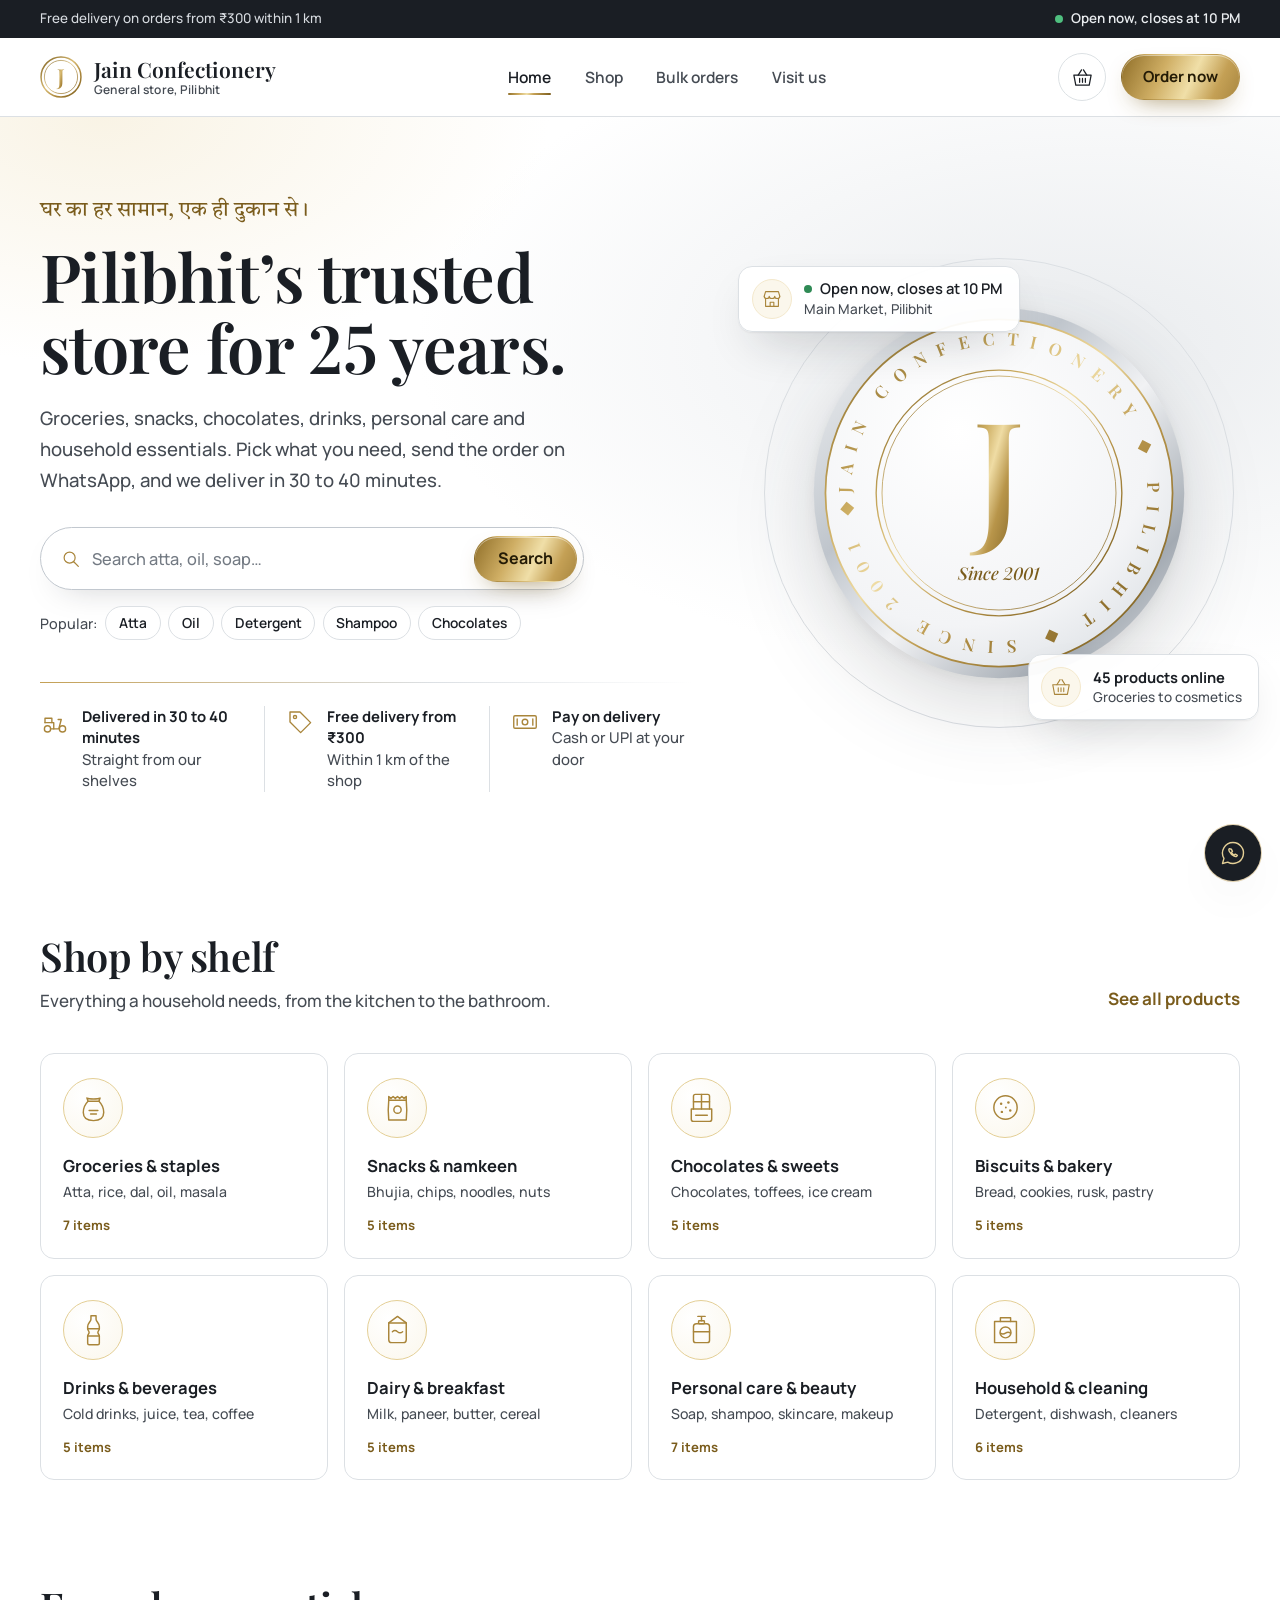
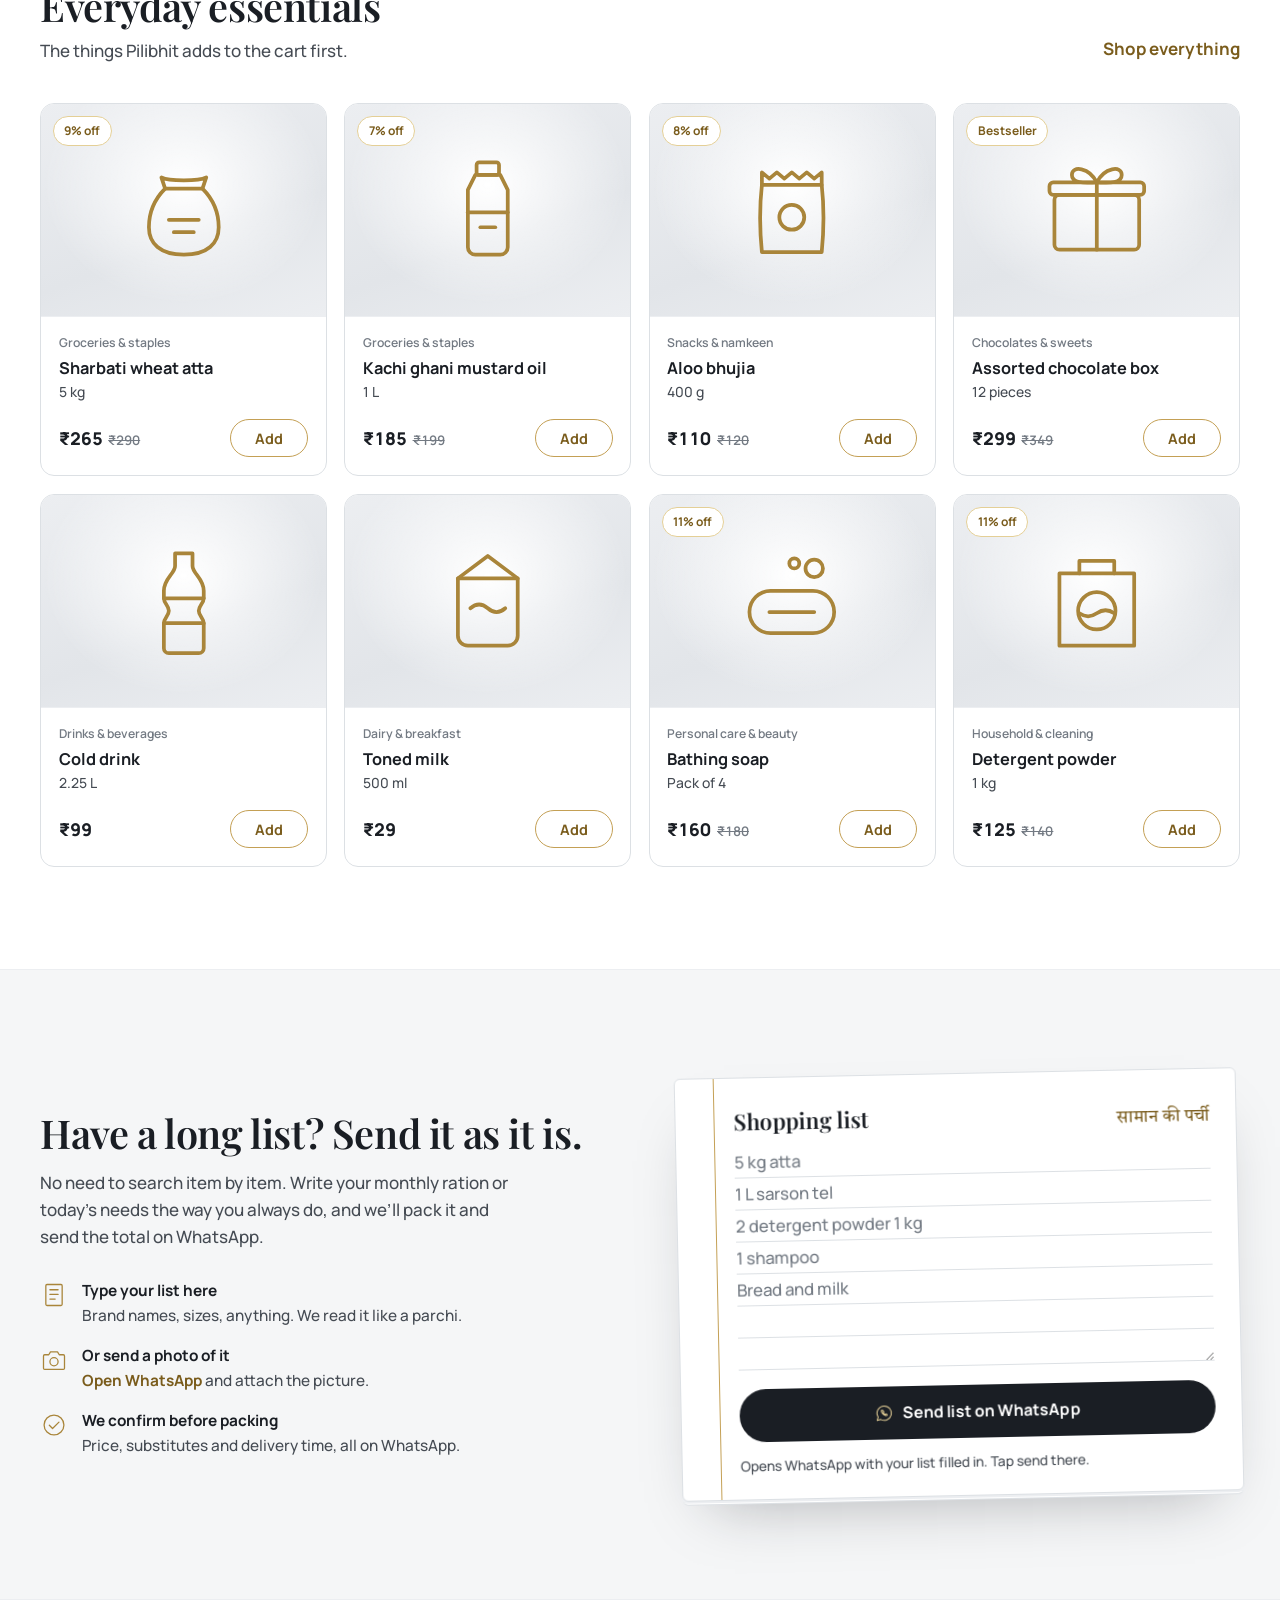
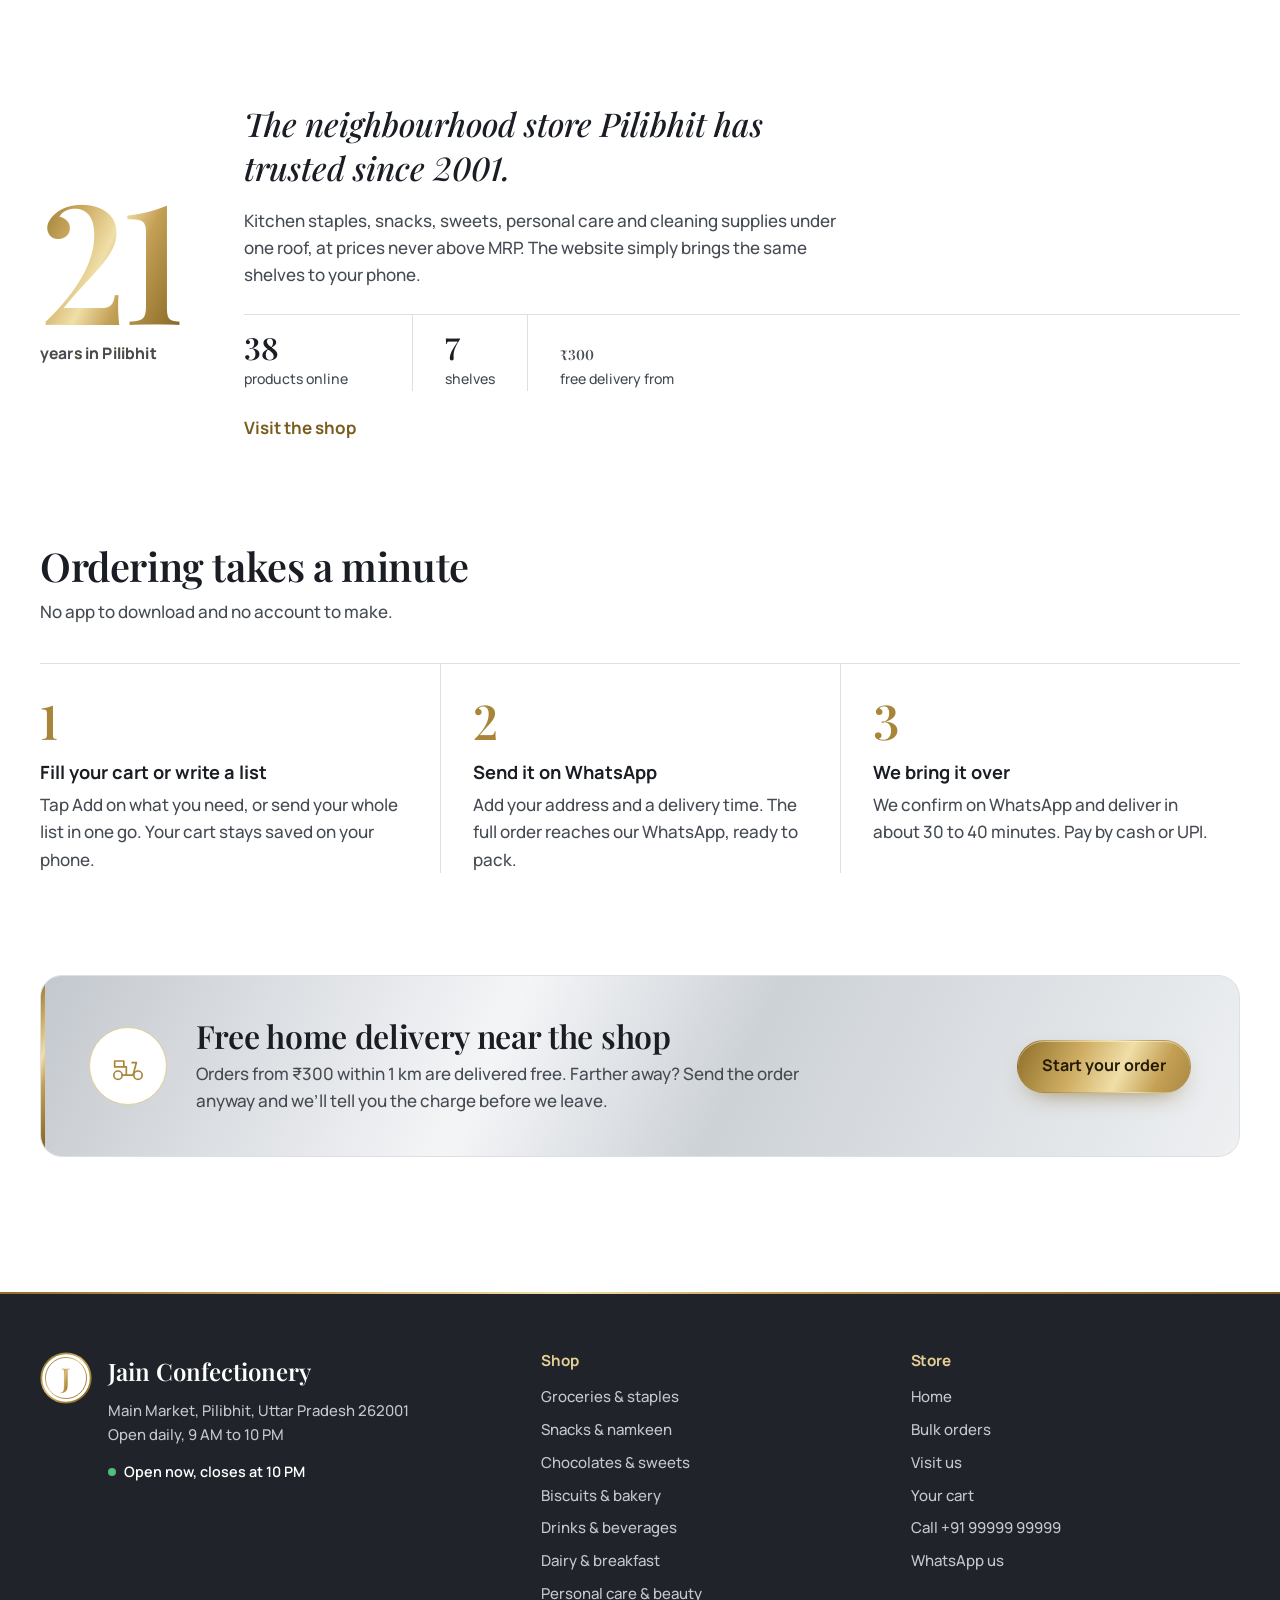
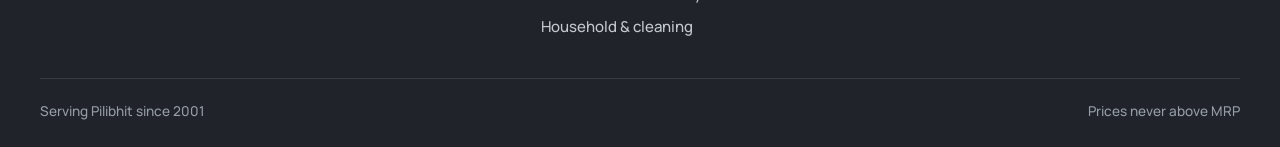
<file: index.html>
<!DOCTYPE html>
<html lang="en">
<head>
<meta charset="utf-8">
<meta name="viewport" content="width=device-width, initial-scale=1, viewport-fit=cover">
<title>Jain Confectionery, Pilibhit | Groceries, snacks and daily needs delivered</title>
<meta name="description" content="Pilibhit’s trusted general store since 2001. Groceries, snacks, chocolates, drinks, personal care and household essentials. Order on WhatsApp, free delivery within 1 km on orders from ₹300.">
<meta name="theme-color" content="#FFFFFF">
<link rel="icon" href="data:image/svg+xml,<svg xmlns='http://www.w3.org/2000/svg' viewBox='0 0 64 64'><circle cx='32' cy='32' r='29' fill='%23fff' stroke='%23A9853A' stroke-width='3'/><text x='32' y='44' text-anchor='middle' font-family='Georgia,serif' font-size='34' font-weight='700' fill='%237A5C1C'>J</text></svg>">
<link rel="preconnect" href="https://fonts.googleapis.com">
<link rel="preconnect" href="https://fonts.gstatic.com" crossorigin>
<link href="https://fonts.googleapis.com/css2?family=Playfair+Display:ital,wght@0,400..800;1,400..800&family=Manrope:wght@400..800&family=Tiro+Devanagari+Hindi&display=swap" rel="stylesheet">
<link rel="stylesheet" href="styles.css">
</head>
<body data-page="home">
<main>
  <section class="hero">
    <div class="wrap hero-grid">
      <div>
        <p class="hero-status" data-status></p>
        <p class="hindi" lang="hi">घर का हर सामान, एक ही दुकान से।</p>
        <h1>
          <span class="h-line"><span>Pilibhit’s trusted</span></span>
          <span class="h-line"><span>store for <span data-years>25</span> years.</span></span>
        </h1>
        <p class="lede">Groceries, snacks, chocolates, drinks, personal care and household essentials. Pick what you need, send the order on WhatsApp, and we deliver in <span data-eta>30 to 40 minutes</span>.</p>
        <form class="hero-search" action="shop.html" method="get" role="search">
          <span data-icon="search"></span>
          <label class="sr-only" for="hero-q">Search the store</label>
          <input id="hero-q" name="q" type="search" placeholder="Search atta, oil, soap…" autocomplete="off">
          <button class="btn btn-primary" type="submit">Search</button>
        </form>
        <div class="quick">
          <span>Popular:</span>
          <a href="shop.html?q=atta">Atta</a>
          <a href="shop.html?q=oil">Oil</a>
          <a href="shop.html?q=detergent">Detergent</a>
          <a href="shop.html?q=shampoo">Shampoo</a>
          <a href="shop.html?cat=sweets">Chocolates</a>
        </div>
        <ul class="promise">
          <li><span data-icon="scooter"></span><span><strong>Delivered in <span data-eta>30 to 40 minutes</span></strong>Straight from our shelves</span></li>
          <li><span data-icon="tag"></span><span><strong>Free delivery from <span data-free-min>₹300</span></strong>Within <span data-free-km>1 km</span> of the shop</span></li>
          <li><span data-icon="cash"></span><span><strong>Pay on delivery</strong>Cash or UPI at your door</span></li>
        </ul>
      </div>
      <div class="seal-stage">
        <div class="seal" id="seal"></div>
        <div class="float-card fc1"><span class="fc-ico" data-icon="store"></span><span><span data-status></span>Main Market, Pilibhit</span></div>
        <div class="float-card fc2"><span class="fc-ico" data-icon="basket"></span><span><strong><span data-product-count>45</span> products online</strong>Groceries to cosmetics</span></div>
      </div>
    </div>
  </section>

  <section class="wrap" id="order-again" hidden>
    <div class="again">
      <span class="fc-ico" data-icon="repeat"></span>
      <div><h2>Welcome back</h2><p id="again-text"></p></div>
      <button class="btn btn-dark" id="again-btn" type="button">Order the same again</button>
    </div>
  </section>

  <section class="section" style="padding-top:clamp(2.5rem,5vw,4rem)">
    <div class="wrap">
      <div class="section-head" data-reveal>
        <div><h2>Shop by shelf</h2><p>Everything a household needs, from the kitchen to the bathroom.</p></div>
        <a class="text-link" href="shop.html">See all products</a>
      </div>
      <div class="cat-grid" id="home-cats" data-reveal></div>
    </div>
  </section>

  <section class="section" style="padding-top:0">
    <div class="wrap">
      <div class="section-head" data-reveal>
        <div><h2>Everyday essentials</h2><p>The things Pilibhit adds to the cart first.</p></div>
        <a class="text-link" href="shop.html">Shop everything</a>
      </div>
      <div class="p-row" id="home-best" data-reveal></div>
    </div>
  </section>

  <section class="section tint">
    <div class="wrap list-wrap">
      <div class="list-copy" data-reveal>
        <h2>Have a long list? Send it as it is.</h2>
        <p>No need to search item by item. Write your monthly ration or today’s needs the way you always do, and we’ll pack it and send the total on WhatsApp.</p>
        <ul class="list-ways">
          <li><span data-icon="list"></span><span><strong>Type your list here</strong>Brand names, sizes, anything. We read it like a parchi.</span></li>
          <li><span data-icon="camera"></span><span><strong>Or send a photo of it</strong><a class="text-link" data-wa="Hi! I'm sending a photo of my shopping list." href="#" target="_blank" rel="noopener">Open WhatsApp</a> and attach the picture.</span></li>
          <li><span data-icon="check"></span><span><strong>We confirm before packing</strong>Price, substitutes and delivery time, all on WhatsApp.</span></li>
        </ul>
      </div>
      <form class="parchi" id="list-form" data-reveal>
        <div>
          <div class="parchi-head"><span>Shopping list</span><span lang="hi">सामान की पर्ची</span></div>
          <label class="sr-only" for="list">Your shopping list</label>
          <textarea id="list" name="list" placeholder="5 kg atta&#10;1 L sarson tel&#10;2 detergent powder 1 kg&#10;1 shampoo&#10;Bread and milk"></textarea>
          <button class="btn btn-dark btn-block" type="submit"><span data-icon="whatsapp"></span>Send list on WhatsApp</button>
          <p class="fine">Opens WhatsApp with your list filled in. Tap send there.</p>
        </div>
      </form>
    </div>
  </section>

  <section class="section">
    <div class="wrap heritage" data-reveal>
      <div class="heritage-num"><span data-years data-count>25</span><small>years in Pilibhit</small></div>
      <div>
        <blockquote><p>The neighbourhood store Pilibhit has trusted since <span data-since>2001</span>.</p></blockquote>
        <p class="muted">Kitchen staples, snacks, sweets, personal care and cleaning supplies under one roof, at prices never above MRP. The website simply brings the same shelves to your phone.</p>
        <div class="facts">
          <div><strong data-product-count data-count>45</strong><span>products online</span></div>
          <div><strong data-shelf-count data-count>8</strong><span>shelves</span></div>
          <div><strong><span data-free-min>₹300</span></strong><span>free delivery from</span></div>
        </div>
        <a class="text-link" href="visit.html">Visit the shop</a>
      </div>
    </div>
  </section>

  <section class="section" style="padding-top:0">
    <div class="wrap">
      <div class="section-head" data-reveal><div><h2>Ordering takes a minute</h2><p>No app to download and no account to make.</p></div></div>
      <ol class="steps" data-reveal>
        <li><h3>Fill your cart or write a list</h3><p>Tap Add on what you need, or send your whole list in one go. Your cart stays saved on your phone.</p></li>
        <li><h3>Send it on WhatsApp</h3><p>Add your address and a delivery time. The full order reaches our WhatsApp, ready to pack.</p></li>
        <li><h3>We bring it over</h3><p>We confirm on WhatsApp and deliver in about <span data-eta>30 to 40 minutes</span>. Pay by cash or UPI.</p></li>
      </ol>
    </div>
  </section>

  <section class="section" style="padding-top:0">
    <div class="wrap" data-reveal>
      <div class="delivery-band">
        <span class="band-ico" data-icon="scooter"></span>
        <div>
          <h2>Free home delivery near the shop</h2>
          <p>Orders from <span data-free-min>₹300</span> within <span data-free-km>1 km</span> are delivered free. Farther away? Send the order anyway and we’ll tell you the charge before we leave.</p>
        </div>
        <a class="btn btn-primary" href="shop.html">Start your order</a>
      </div>
    </div>
  </section>
</main>
<script src="app.js"></script>
</body>
</html>
</file>
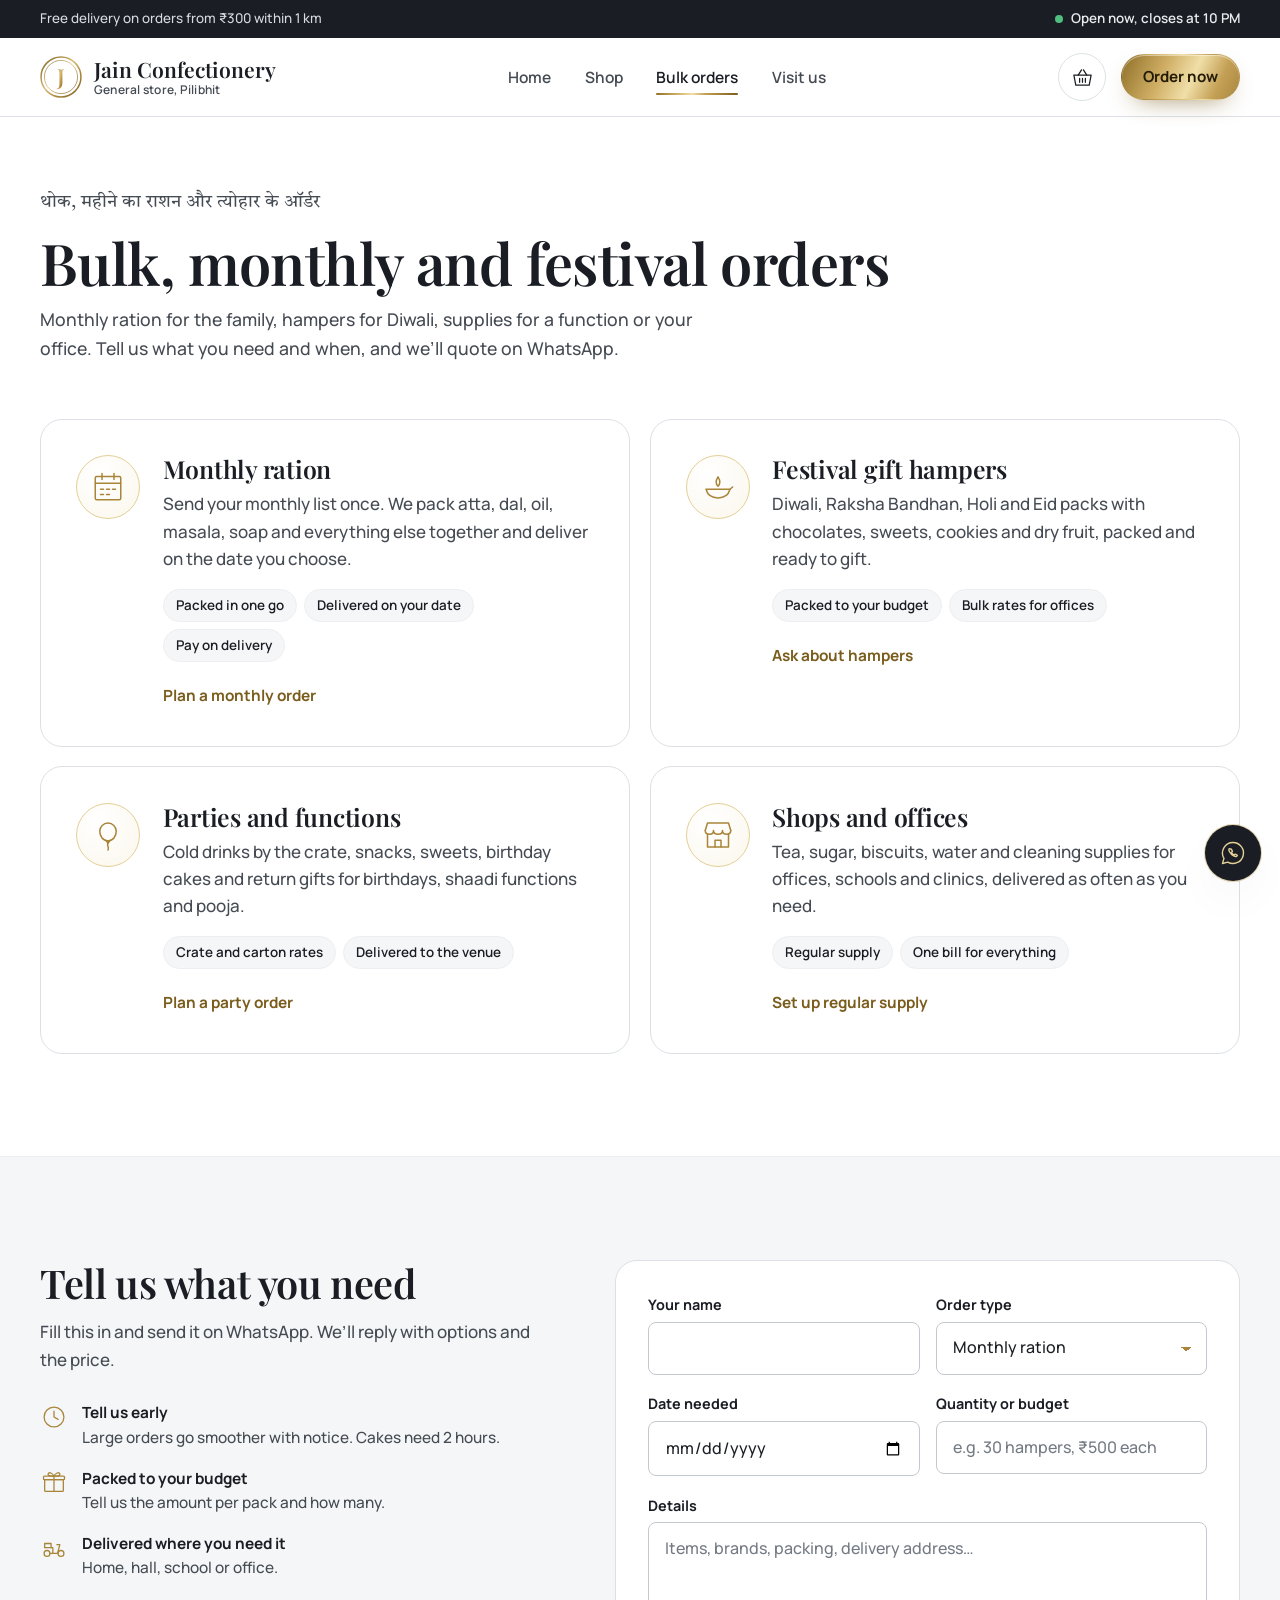
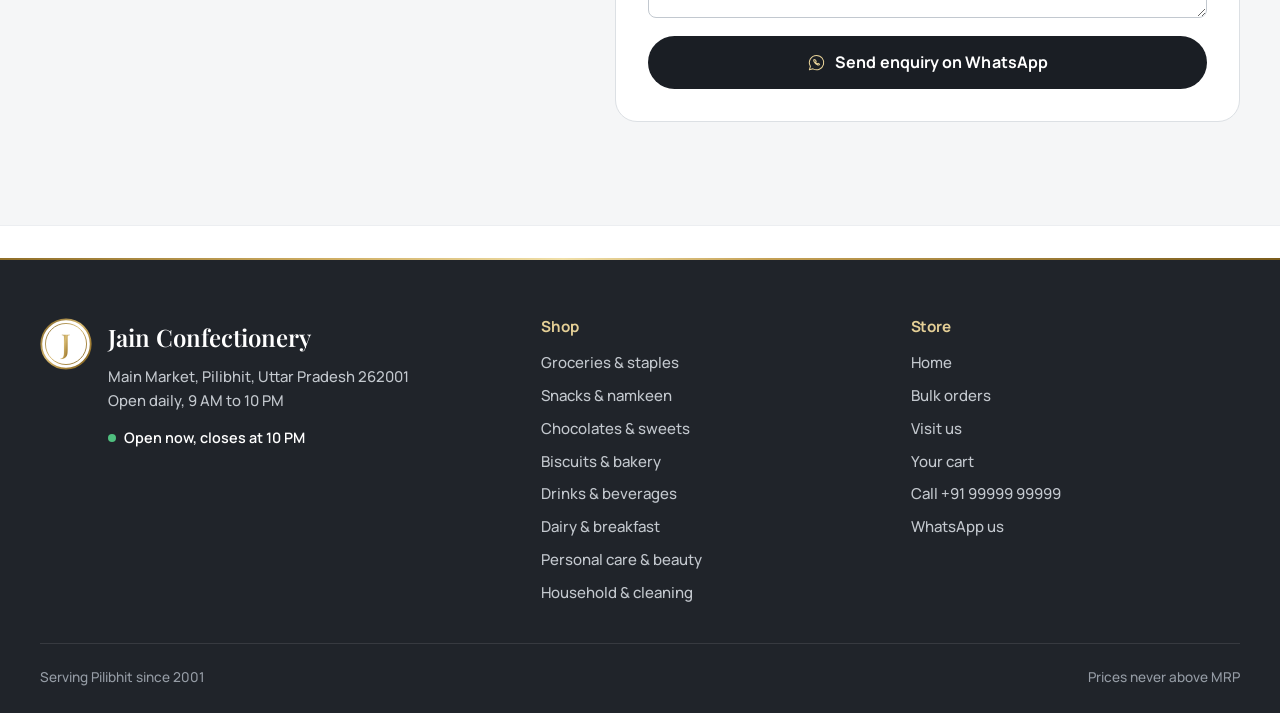
<file: bulk.html>
<!DOCTYPE html>
<html lang="en">
<head>
<meta charset="utf-8">
<meta name="viewport" content="width=device-width, initial-scale=1, viewport-fit=cover">
<title>Bulk, monthly and festival orders | Jain Confectionery, Pilibhit</title>
<meta name="description" content="Monthly ration, festival gift hampers, party and function supplies, and regular supply for shops and offices in Pilibhit.">
<meta name="theme-color" content="#FFFFFF">
<link rel="icon" href="data:image/svg+xml,<svg xmlns='http://www.w3.org/2000/svg' viewBox='0 0 64 64'><circle cx='32' cy='32' r='29' fill='%23fff' stroke='%23A9853A' stroke-width='3'/><text x='32' y='44' text-anchor='middle' font-family='Georgia,serif' font-size='34' font-weight='700' fill='%237A5C1C'>J</text></svg>">
<link rel="preconnect" href="https://fonts.googleapis.com">
<link rel="preconnect" href="https://fonts.gstatic.com" crossorigin>
<link href="https://fonts.googleapis.com/css2?family=Playfair+Display:ital,wght@0,400..800;1,400..800&family=Manrope:wght@400..800&family=Tiro+Devanagari+Hindi&display=swap" rel="stylesheet">
<link rel="stylesheet" href="styles.css">
</head>
<body data-page="bulk">
<main>
  <div class="wrap page-head">
    <p class="hindi" lang="hi">थोक, महीने का राशन और त्योहार के ऑर्डर</p>
    <h1>Bulk, monthly and festival orders</h1>
    <p>Monthly ration for the family, hampers for Diwali, supplies for a function or your office. Tell us what you need and when, and we’ll quote on WhatsApp.</p>
  </div>

  <section class="section" style="padding-top:2.5rem">
    <div class="wrap occasion-grid" data-reveal>
      <article class="occasion">
        <span class="cat-ico" data-icon="calendar"></span>
        <div>
          <h2>Monthly ration</h2>
          <p>Send your monthly list once. We pack atta, dal, oil, masala, soap and everything else together and deliver on the date you choose.</p>
          <ul><li>Packed in one go</li><li>Delivered on your date</li><li>Pay on delivery</li></ul>
          <button class="text-link" type="button" data-pick="Monthly ration">Plan a monthly order</button>
        </div>
      </article>
      <article class="occasion">
        <span class="cat-ico" data-icon="diya"></span>
        <div>
          <h2>Festival gift hampers</h2>
          <p>Diwali, Raksha Bandhan, Holi and Eid packs with chocolates, sweets, cookies and dry fruit, packed and ready to gift.</p>
          <ul><li>Packed to your budget</li><li>Bulk rates for offices</li></ul>
          <button class="text-link" type="button" data-pick="Festival hampers">Ask about hampers</button>
        </div>
      </article>
      <article class="occasion">
        <span class="cat-ico" data-icon="balloon"></span>
        <div>
          <h2>Parties and functions</h2>
          <p>Cold drinks by the crate, snacks, sweets, birthday cakes and return gifts for birthdays, shaadi functions and pooja.</p>
          <ul><li>Crate and carton rates</li><li>Delivered to the venue</li></ul>
          <button class="text-link" type="button" data-pick="Party or function">Plan a party order</button>
        </div>
      </article>
      <article class="occasion">
        <span class="cat-ico" data-icon="store"></span>
        <div>
          <h2>Shops and offices</h2>
          <p>Tea, sugar, biscuits, water and cleaning supplies for offices, schools and clinics, delivered as often as you need.</p>
          <ul><li>Regular supply</li><li>One bill for everything</li></ul>
          <button class="text-link" type="button" data-pick="Shop or office supply">Set up regular supply</button>
        </div>
      </article>
    </div>
  </section>

  <section class="section tint">
    <div class="wrap enquiry-wrap">
      <div class="enquiry-intro" data-reveal>
        <h2>Tell us what you need</h2>
        <p>Fill this in and send it on WhatsApp. We’ll reply with options and the price.</p>
        <ul class="list-ways">
          <li><span data-icon="clock"></span><span><strong>Tell us early</strong>Large orders go smoother with notice. Cakes need 2 hours.</span></li>
          <li><span data-icon="gift"></span><span><strong>Packed to your budget</strong>Tell us the amount per pack and how many.</span></li>
          <li><span data-icon="scooter"></span><span><strong>Delivered where you need it</strong>Home, hall, school or office.</span></li>
        </ul>
      </div>
      <form class="panel" id="enquiry" novalidate>
        <div class="field-row">
          <div class="field"><label for="e-name">Your name</label><input id="e-name" name="name" autocomplete="name"></div>
          <div class="field">
            <label for="e-type">Order type</label>
            <select id="e-type" name="type">
              <option>Monthly ration</option><option>Festival hampers</option><option>Party or function</option><option>Shop or office supply</option><option>Something else</option>
            </select>
          </div>
        </div>
        <div class="field-row">
          <div class="field"><label for="e-date">Date needed</label><input id="e-date" name="date" type="date"></div>
          <div class="field"><label for="e-qty">Quantity or budget</label><input id="e-qty" name="qty" placeholder="e.g. 30 hampers, ₹500 each"></div>
        </div>
        <div class="field"><label for="e-details">Details</label><textarea id="e-details" name="details" placeholder="Items, brands, packing, delivery address…"></textarea></div>
        <button class="btn btn-dark btn-block" type="submit"><span data-icon="whatsapp"></span>Send enquiry on WhatsApp</button>
      </form>
    </div>
  </section>
</main>
<script src="app.js"></script>
</body>
</html>
</file>
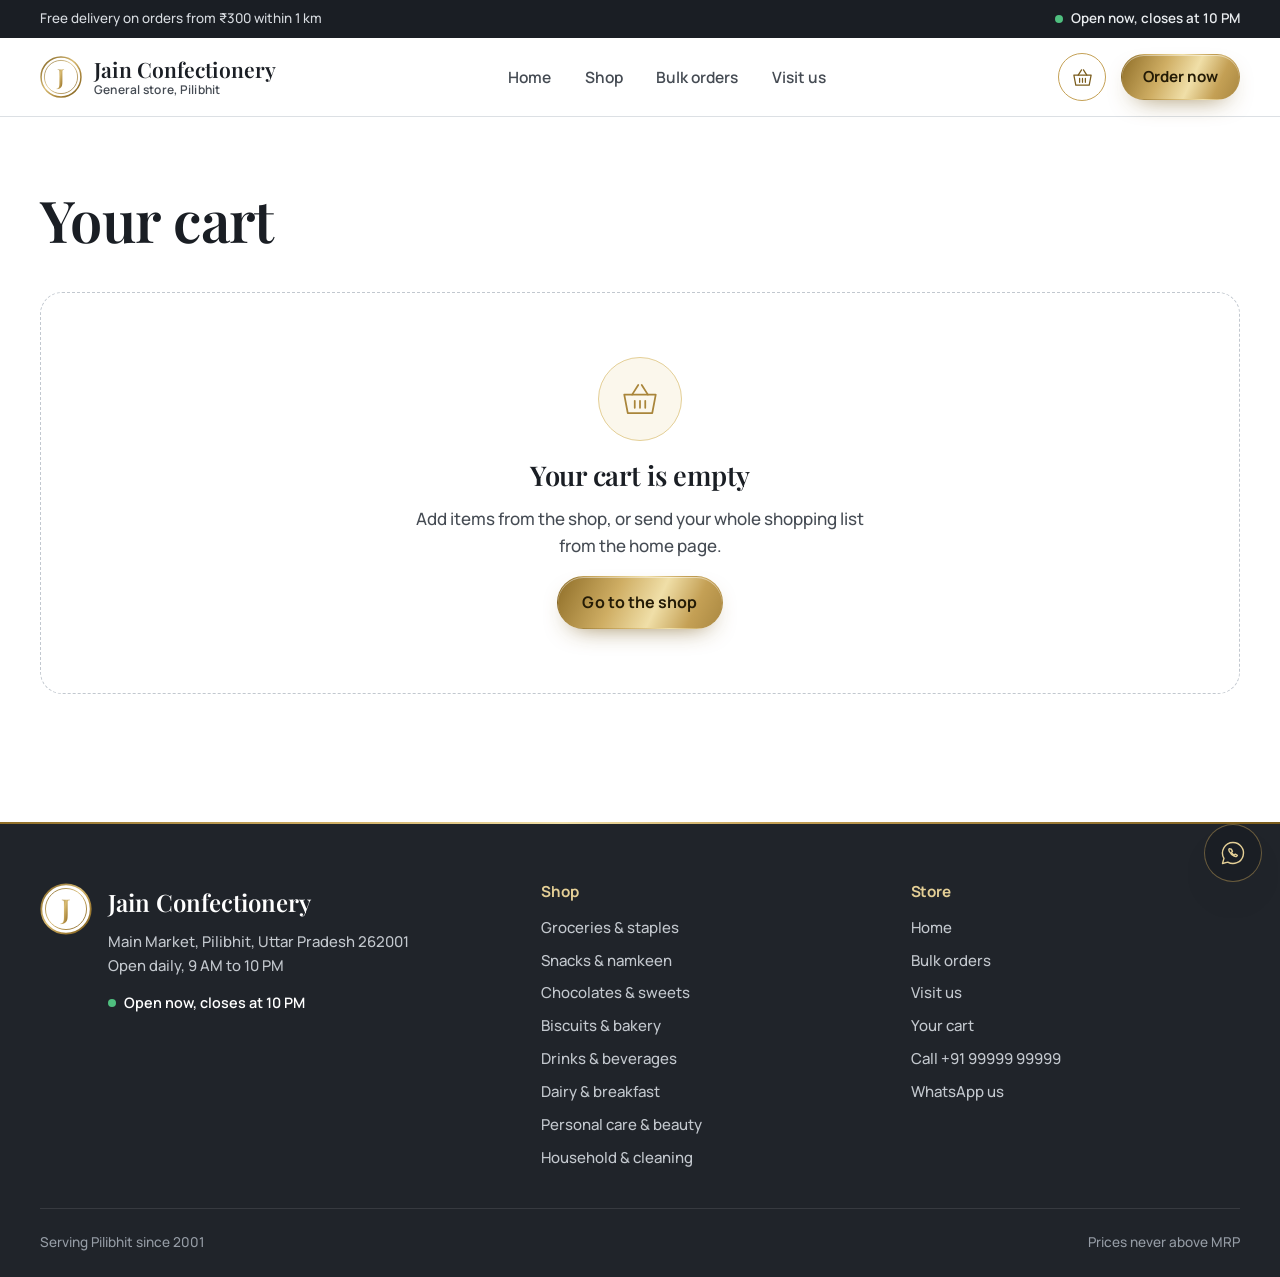
<file: cart.html>
<!DOCTYPE html>
<html lang="en">
<head>
<meta charset="utf-8">
<meta name="viewport" content="width=device-width, initial-scale=1, viewport-fit=cover">
<title>Your cart | Jain Confectionery, Pilibhit</title>
<meta name="description" content="Review your order and send it to Jain Confectionery on WhatsApp.">
<meta name="theme-color" content="#FFFFFF">
<link rel="icon" href="data:image/svg+xml,<svg xmlns='http://www.w3.org/2000/svg' viewBox='0 0 64 64'><circle cx='32' cy='32' r='29' fill='%23fff' stroke='%23A9853A' stroke-width='3'/><text x='32' y='44' text-anchor='middle' font-family='Georgia,serif' font-size='34' font-weight='700' fill='%237A5C1C'>J</text></svg>">
<link rel="preconnect" href="https://fonts.googleapis.com">
<link rel="preconnect" href="https://fonts.gstatic.com" crossorigin>
<link href="https://fonts.googleapis.com/css2?family=Playfair+Display:ital,wght@0,400..800;1,400..800&family=Manrope:wght@400..800&family=Tiro+Devanagari+Hindi&display=swap" rel="stylesheet">
<link rel="stylesheet" href="styles.css">
</head>
<body data-page="cart">
<main class="wrap cart-page">
  <div class="page-head"><h1>Your cart</h1></div>

  <div class="empty" id="cart-empty" hidden>
    <span class="empty-ico" data-icon="basket"></span>
    <h2>Your cart is empty</h2>
    <p>Add items from the shop, or send your whole shopping list from the home page.</p>
    <a class="btn btn-primary" href="shop.html">Go to the shop</a>
  </div>

  <div class="cart-layout" id="cart-layout" hidden>
    <div>
      <section class="panel" aria-labelledby="items-h">
        <h2 id="items-h">Items</h2>
        <div id="cart-list"></div>
        <a class="text-link" href="shop.html">Add more items</a>
      </section>

      <form class="panel" id="checkout" novalidate aria-labelledby="addr-h">
        <h2 id="addr-h">Delivery details</h2>
        <div class="field-row">
          <div class="field">
            <label for="name">Your name</label>
            <input id="name" name="name" autocomplete="name">
            <span class="err" data-for="name"></span>
          </div>
          <div class="field">
            <label for="phone">Mobile number</label>
            <input id="phone" name="phone" type="tel" inputmode="numeric" autocomplete="tel" placeholder="10-digit number">
            <span class="err" data-for="phone"></span>
          </div>
        </div>
        <div class="field">
          <label for="address">Full address</label>
          <textarea id="address" name="address" autocomplete="street-address" placeholder="House number, street, mohalla"></textarea>
          <span class="err" data-for="address"></span>
        </div>
        <div class="field-row">
          <div class="field">
            <label for="landmark">Landmark (optional)</label>
            <input id="landmark" name="landmark" placeholder="Near temple, school, chowk…">
          </div>
          <div class="field">
            <label for="when">Deliver</label>
            <select id="when" name="when"></select>
          </div>
        </div>
        <div class="field">
          <label for="extra">Anything not on the website? (optional)</label>
          <textarea id="extra" name="extra" placeholder="e.g. 1 packet agarbatti, 2 kg potatoes, a specific brand"></textarea>
          <span class="hint">We stock much more than the website shows. We’ll add these to your bill.</span>
        </div>
        <fieldset class="field">
          <legend>Payment</legend>
          <div class="choice-grid">
            <label class="choice"><input type="radio" name="pay" value="Cash on delivery" checked><span data-icon="cash"></span><span>Cash on delivery</span><i class="dot"></i></label>
            <label class="choice"><input type="radio" name="pay" value="UPI on delivery"><span data-icon="mobile"></span><span>UPI on delivery</span><i class="dot"></i></label>
          </div>
        </fieldset>
        <div class="field">
          <label for="note">Note for the shop (optional)</label>
          <input id="note" name="note" placeholder="e.g. ring the bell twice, call before coming">
        </div>
        <button class="btn btn-dark btn-block" type="submit"><span data-icon="whatsapp"></span>Send order on WhatsApp</button>
        <p class="fine">Your order opens in WhatsApp with everything filled in. Tap send there to place it.</p>
      </form>
    </div>

    <aside>
      <section class="panel" aria-labelledby="zone-h">
        <h2 id="zone-h">How far are you?</h2>
        <p class="muted" style="margin:0">Free delivery from <span data-free-min>₹300</span> within <span data-free-km>1 km</span> of the shop.</p>
        <div class="choice-list">
          <label class="choice"><input type="radio" name="zone" value="near" checked><span>Within <span data-free-km>1 km</span> of the shop<small>Delivered in about <span data-eta>30 to 40 minutes</span></small></span><i class="dot"></i></label>
          <label class="choice"><input type="radio" name="zone" value="far"><span>Farther than <span data-free-km>1 km</span><small>We’ll confirm the charge on WhatsApp</small></span><i class="dot"></i></label>
        </div>
        <button class="btn btn-ghost btn-block" type="button" id="geo-btn"><span data-icon="locate"></span>Check using my location</button>
        <p class="geo-msg" id="geo-msg" aria-live="polite"></p>
      </section>
      <section class="panel" aria-labelledby="sum-h">
        <h2 id="sum-h">Bill</h2>
        <div id="cart-summary"></div>
      </section>
    </aside>
  </div>

  <div class="panel success" id="order-done" hidden>
    <span class="empty-ico" data-icon="check"></span>
    <h2>Your order is ready in WhatsApp</h2>
    <p>Tap send in WhatsApp to place it. We’ll reply to confirm and get it on the way. Next time, you can repeat this order from the home page in one tap.</p>
    <button class="btn btn-primary" id="new-order" type="button">Start a new order</button>
  </div>
</main>
<script src="app.js"></script>
</body>
</html>
</file>
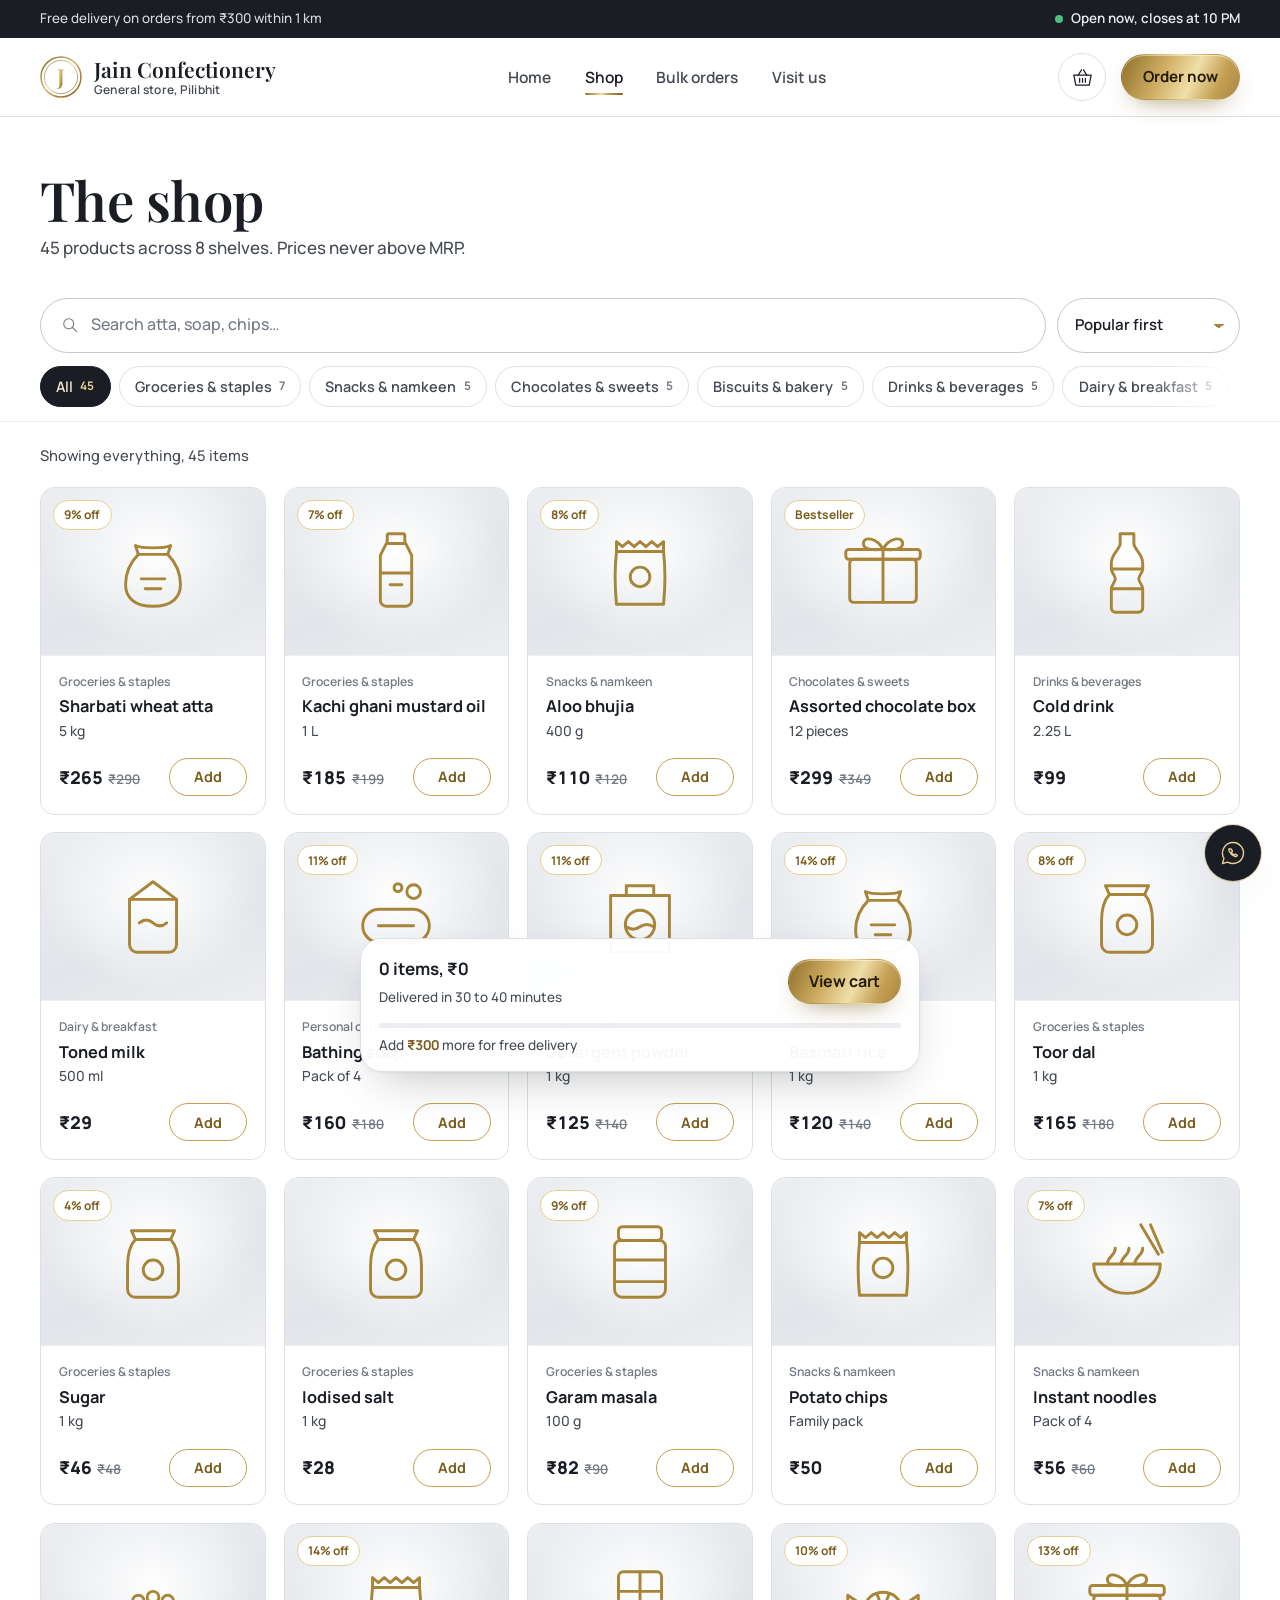
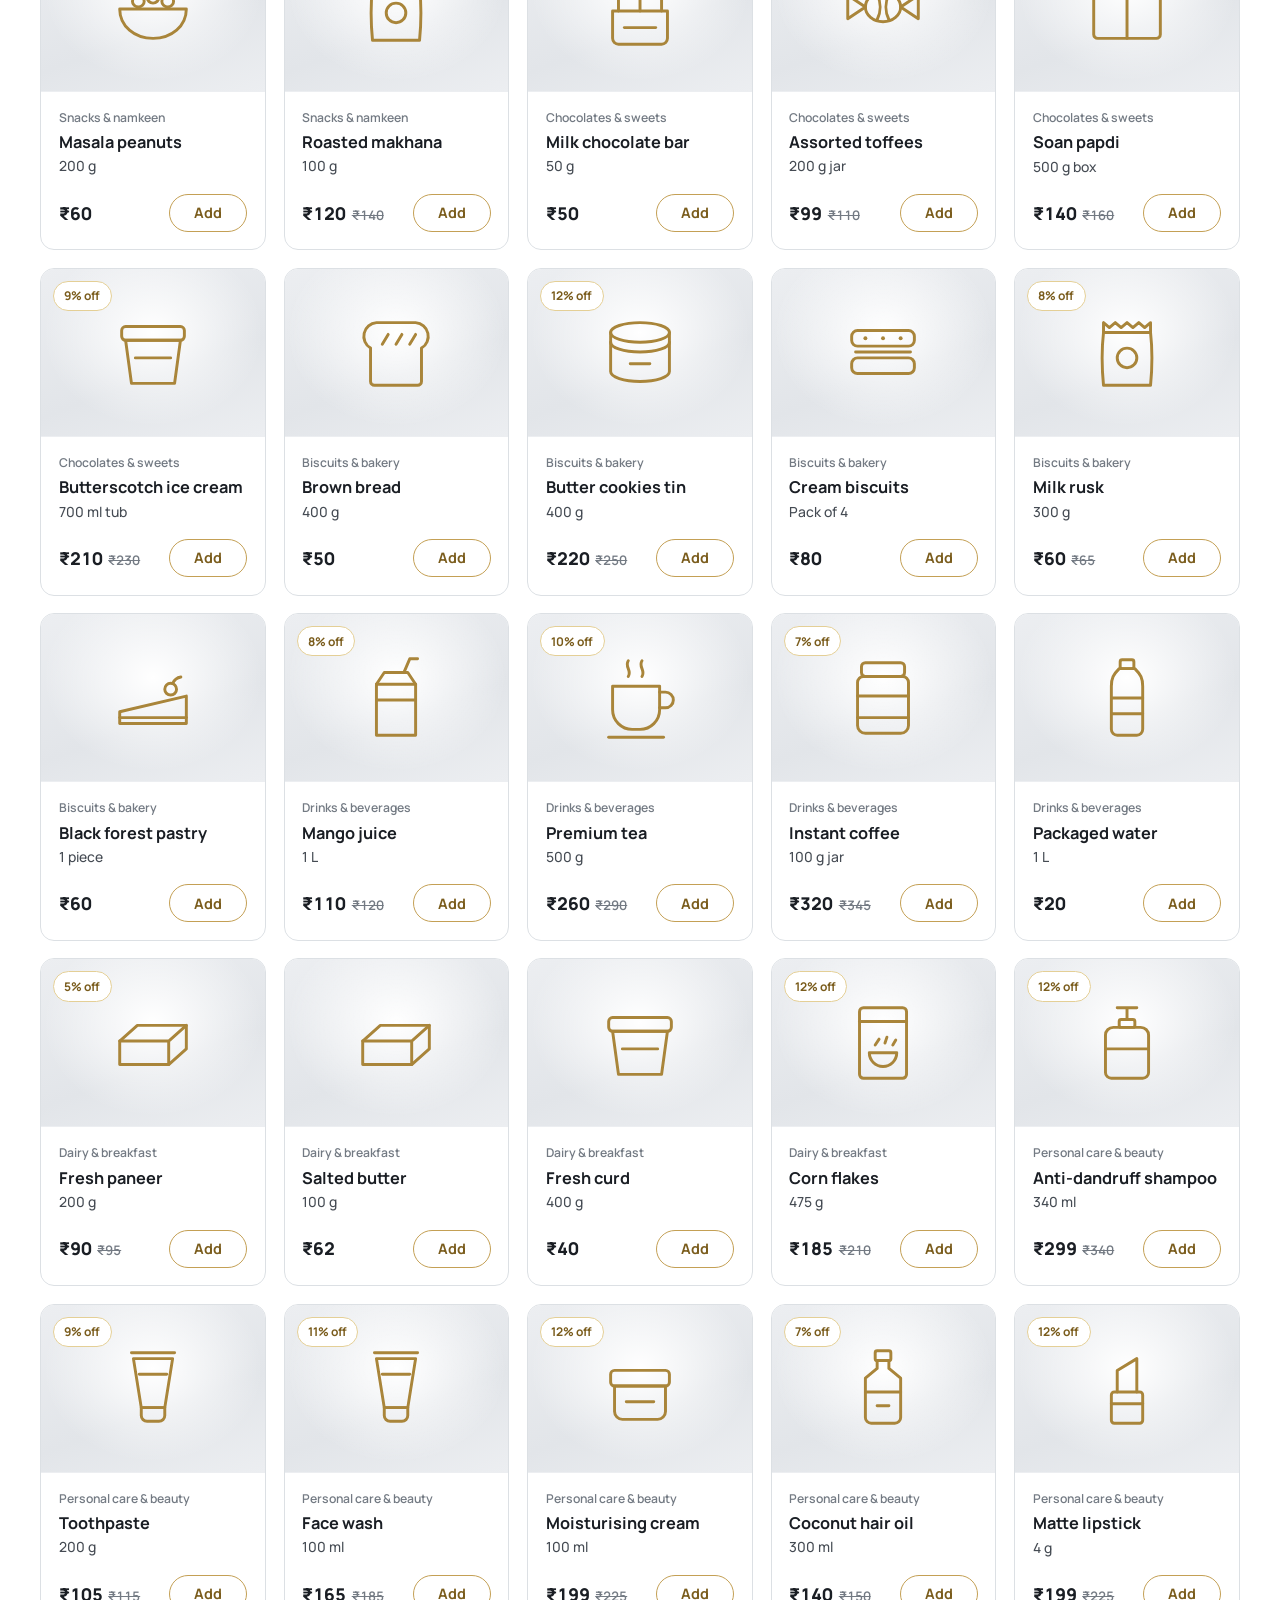
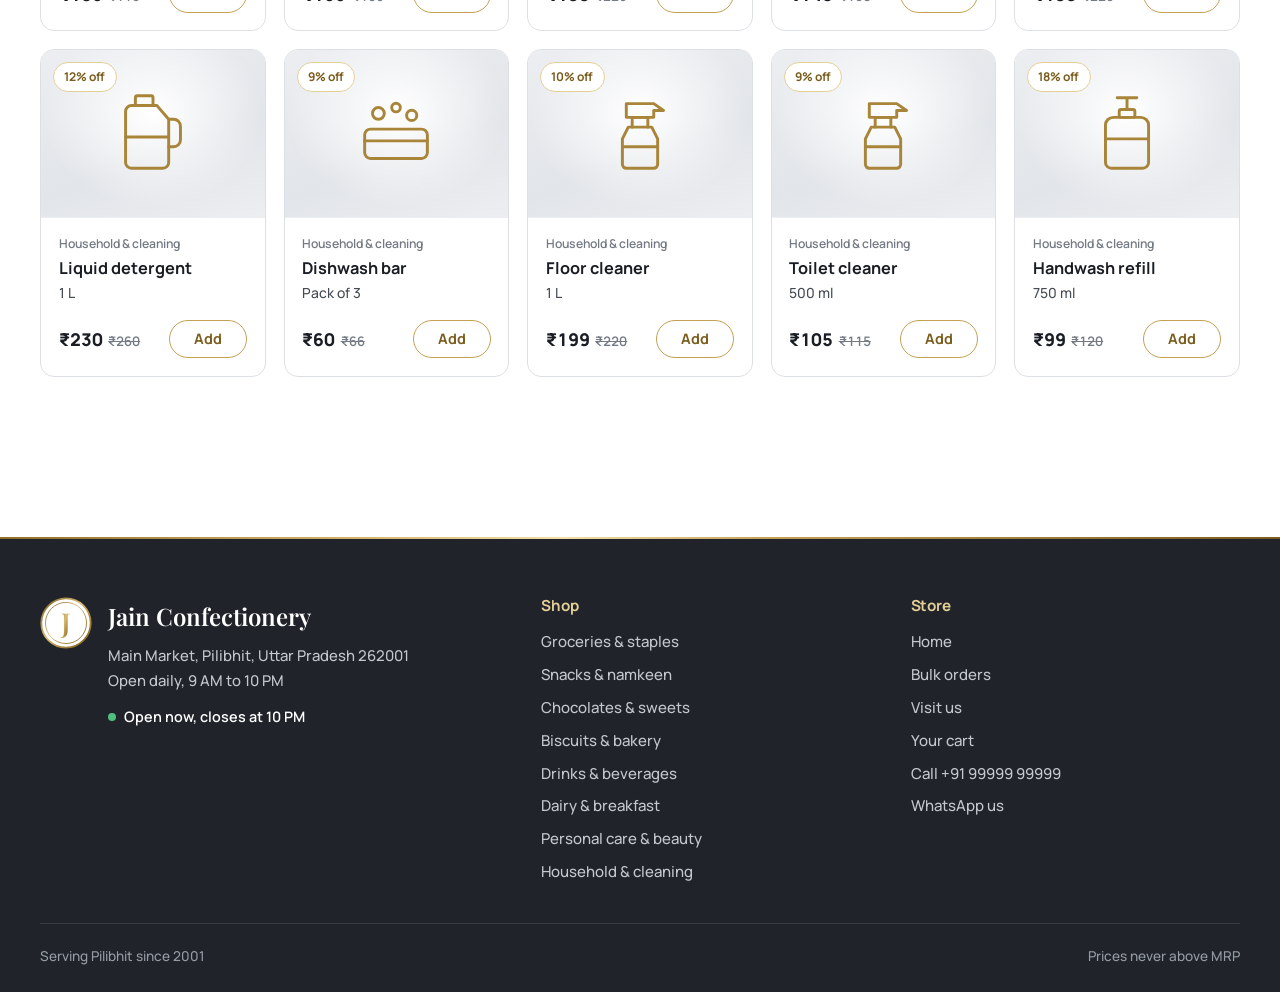
<file: shop.html>
<!DOCTYPE html>
<html lang="en">
<head>
<meta charset="utf-8">
<meta name="viewport" content="width=device-width, initial-scale=1, viewport-fit=cover">
<title>Shop | Jain Confectionery, Pilibhit</title>
<meta name="description" content="Order groceries, snacks, chocolates, drinks, personal care and household items online from Jain Confectionery, Pilibhit.">
<meta name="theme-color" content="#FFFFFF">
<link rel="icon" href="data:image/svg+xml,<svg xmlns='http://www.w3.org/2000/svg' viewBox='0 0 64 64'><circle cx='32' cy='32' r='29' fill='%23fff' stroke='%23A9853A' stroke-width='3'/><text x='32' y='44' text-anchor='middle' font-family='Georgia,serif' font-size='34' font-weight='700' fill='%237A5C1C'>J</text></svg>">
<link rel="preconnect" href="https://fonts.googleapis.com">
<link rel="preconnect" href="https://fonts.gstatic.com" crossorigin>
<link href="https://fonts.googleapis.com/css2?family=Playfair+Display:ital,wght@0,400..800;1,400..800&family=Manrope:wght@400..800&family=Tiro+Devanagari+Hindi&display=swap" rel="stylesheet">
<link rel="stylesheet" href="styles.css">
</head>
<body data-page="shop">
<main>
  <div class="wrap shop-head">
    <div>
      <h1>The shop</h1>
      <p><span data-product-count>45</span> products across <span data-shelf-count>8</span> shelves. Prices never above MRP.</p>
    </div>
  </div>
  <div class="shop-top">
    <div class="wrap">
      <div class="shop-bar">
        <label class="search" for="search">
          <span data-icon="search"></span>
          <span class="sr-only">Search products</span>
          <input id="search" type="search" placeholder="Search atta, soap, chips…" autocomplete="off">
        </label>
        <label class="sr-only" for="sort">Sort products</label>
        <select class="sort-select" id="sort">
          <option value="popular">Popular first</option>
          <option value="low">Price: low to high</option>
          <option value="high">Price: high to low</option>
          <option value="savings">Biggest savings</option>
        </select>
      </div>
      <div class="chips" id="chips" role="toolbar" aria-label="Filter by shelf"></div>
    </div>
  </div>
  <section class="wrap shop-results">
    <p class="result-note" id="result-note" aria-live="polite"></p>
    <div class="p-grid" id="grid"></div>
  </section>
</main>
<div class="cart-bar" id="cart-bar" aria-live="polite"></div>
<script src="app.js"></script>
</body>
</html>
</file>
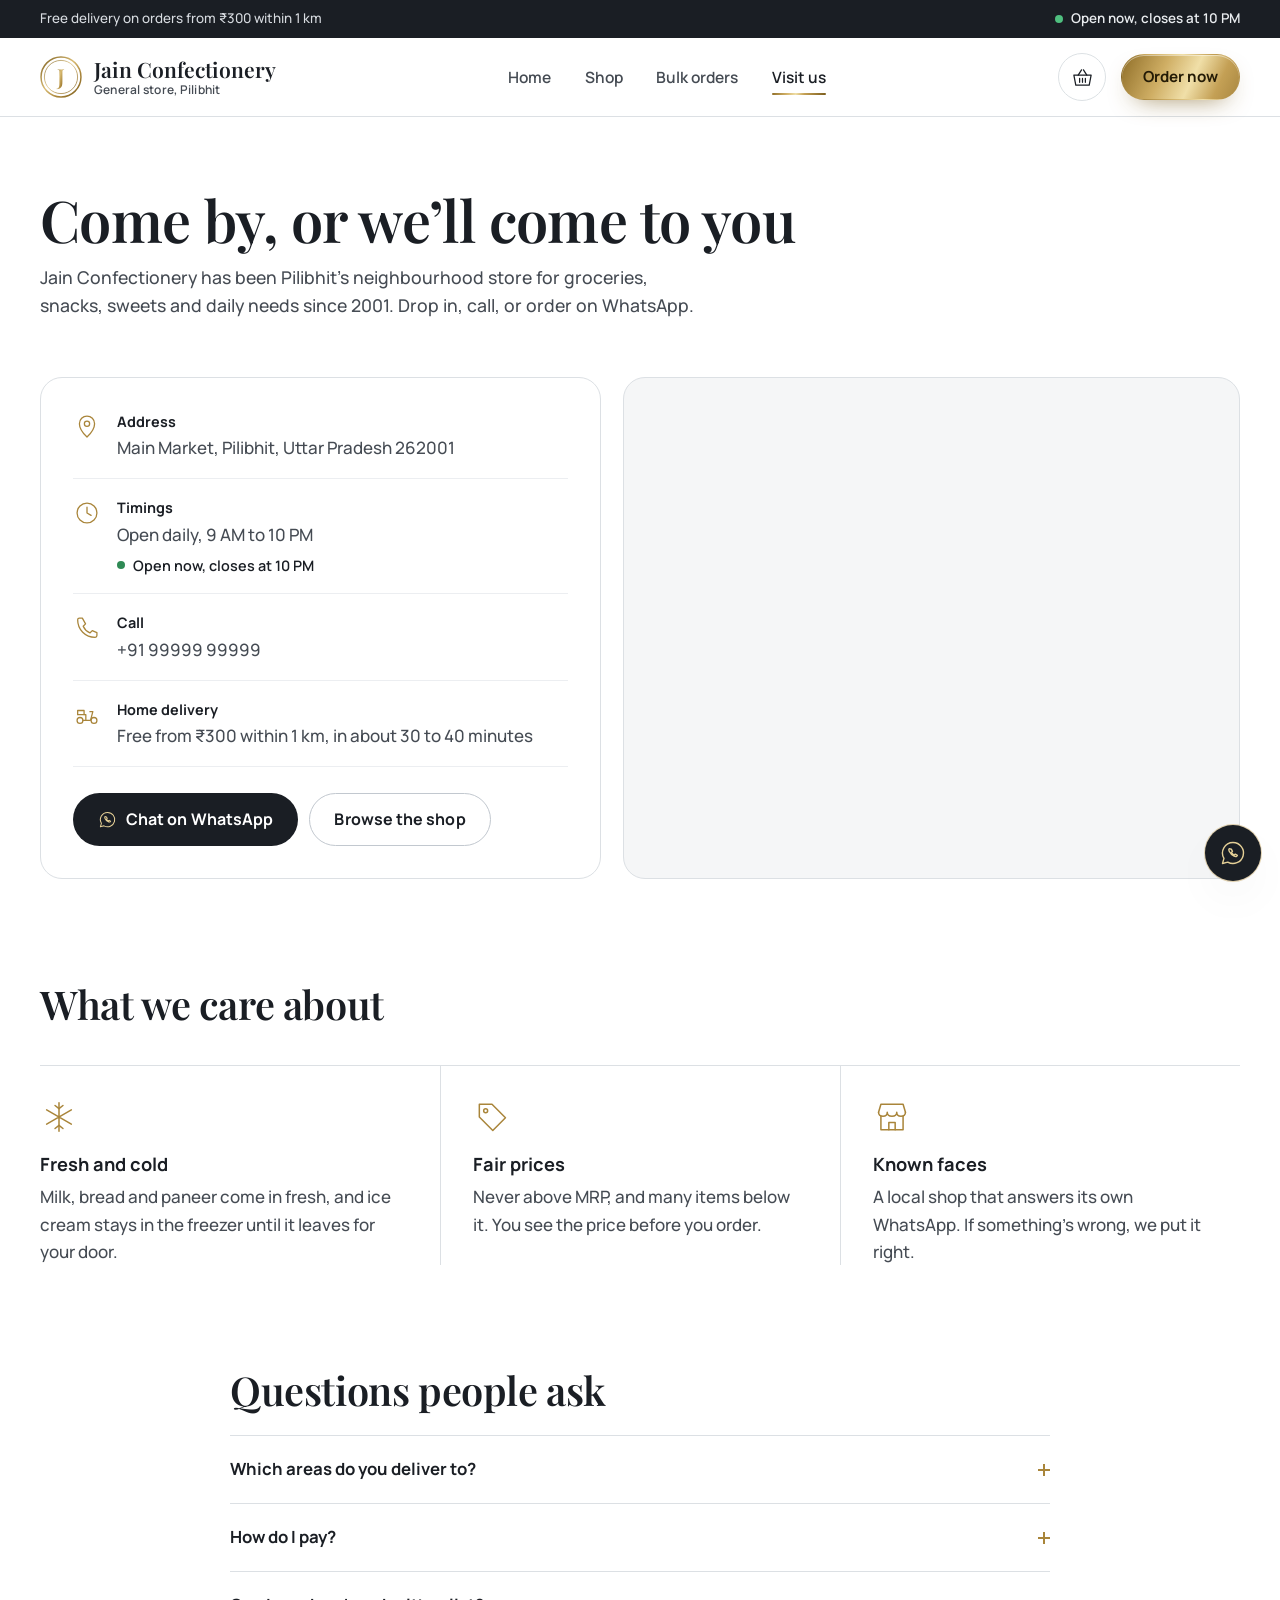
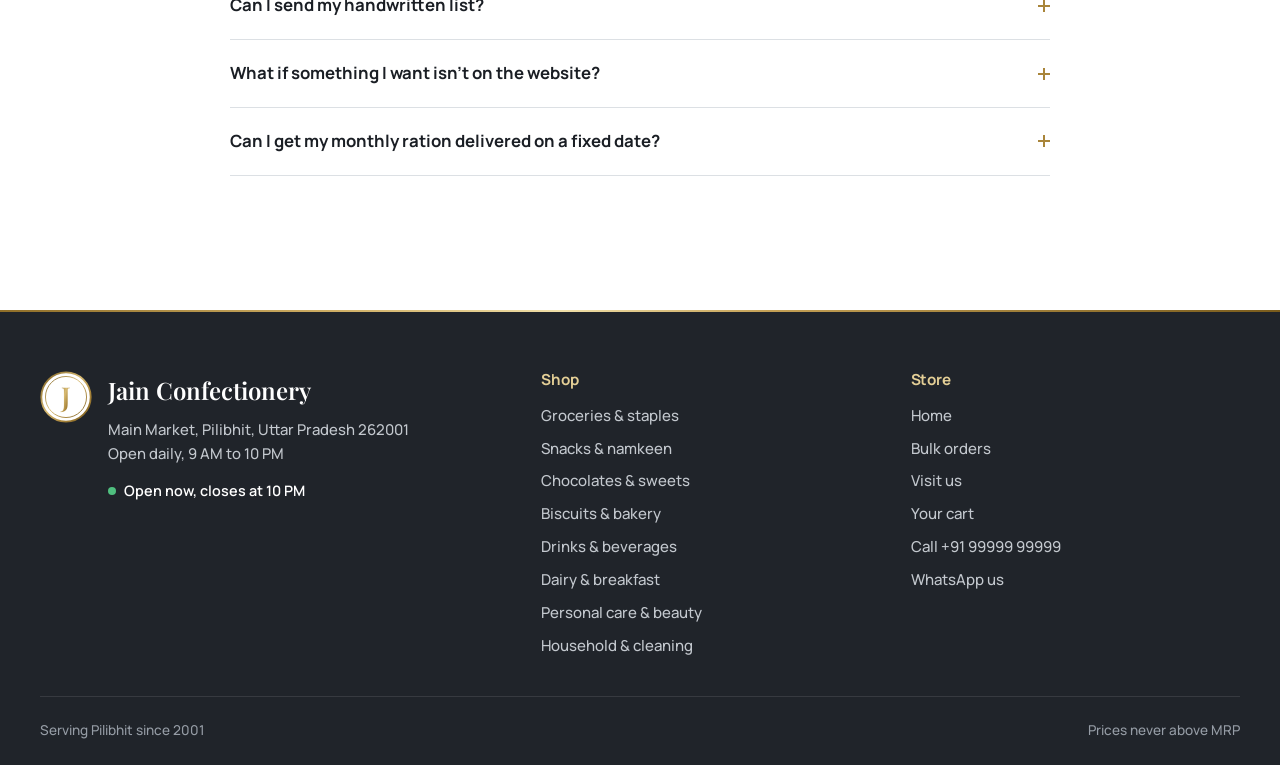
<file: visit.html>
<!DOCTYPE html>
<html lang="en">
<head>
<meta charset="utf-8">
<meta name="viewport" content="width=device-width, initial-scale=1, viewport-fit=cover">
<title>Visit us | Jain Confectionery, Pilibhit</title>
<meta name="description" content="Find Jain Confectionery in Pilibhit: address, opening hours, phone, WhatsApp and delivery details.">
<meta name="theme-color" content="#FFFFFF">
<link rel="icon" href="data:image/svg+xml,<svg xmlns='http://www.w3.org/2000/svg' viewBox='0 0 64 64'><circle cx='32' cy='32' r='29' fill='%23fff' stroke='%23A9853A' stroke-width='3'/><text x='32' y='44' text-anchor='middle' font-family='Georgia,serif' font-size='34' font-weight='700' fill='%237A5C1C'>J</text></svg>">
<link rel="preconnect" href="https://fonts.googleapis.com">
<link rel="preconnect" href="https://fonts.gstatic.com" crossorigin>
<link href="https://fonts.googleapis.com/css2?family=Playfair+Display:ital,wght@0,400..800;1,400..800&family=Manrope:wght@400..800&family=Tiro+Devanagari+Hindi&display=swap" rel="stylesheet">
<link rel="stylesheet" href="styles.css">
</head>
<body data-page="visit">
<main>
  <div class="wrap page-head">
    <h1>Come by, or we’ll come to you</h1>
    <p>Jain Confectionery has been Pilibhit’s neighbourhood store for groceries, snacks, sweets and daily needs since <span data-since>2001</span>. Drop in, call, or order on WhatsApp.</p>
  </div>

  <section class="section" style="padding-top:2.5rem">
    <div class="wrap visit-grid">
      <div class="panel">
        <ul class="info-list">
          <li><span data-icon="pin"></span><div><strong>Address</strong><span data-config="address"></span></div></li>
          <li><span data-icon="clock"></span><div><strong>Timings</strong><span data-config="hours"></span><span data-status></span></div></li>
          <li><span data-icon="phone"></span><div><strong>Call</strong><a data-tel href="#"><span data-config="phoneDisplay"></span></a></div></li>
          <li><span data-icon="scooter"></span><div><strong>Home delivery</strong><span>Free from <span data-free-min>₹300</span> within <span data-free-km>1 km</span>, in about <span data-eta>30 to 40 minutes</span></span></div></li>
        </ul>
        <div class="visit-actions">
          <a class="btn btn-dark" data-wa="Hi! I'd like to place an order." href="#" target="_blank" rel="noopener"><span data-icon="whatsapp"></span>Chat on WhatsApp</a>
          <a class="btn btn-ghost" href="shop.html">Browse the shop</a>
        </div>
      </div>
      <div class="map-frame">
        <iframe id="map" title="Map showing Jain Confectionery in Pilibhit" loading="lazy" referrerpolicy="no-referrer-when-downgrade"></iframe>
      </div>
    </div>
  </section>

  <section class="section" style="padding-top:0">
    <div class="wrap">
      <div class="section-head" data-reveal><div><h2>What we care about</h2></div></div>
      <div class="values" data-reveal>
        <div class="value"><span data-icon="snow"></span><h3>Fresh and cold</h3><p>Milk, bread and paneer come in fresh, and ice cream stays in the freezer until it leaves for your door.</p></div>
        <div class="value"><span data-icon="tag"></span><h3>Fair prices</h3><p>Never above MRP, and many items below it. You see the price before you order.</p></div>
        <div class="value"><span data-icon="store"></span><h3>Known faces</h3><p>A local shop that answers its own WhatsApp. If something’s wrong, we put it right.</p></div>
      </div>
    </div>
  </section>

  <section class="section faq" style="padding-top:0">
    <div class="wrap" style="max-width:820px">
      <h2>Questions people ask</h2>
      <details><summary>Which areas do you deliver to?</summary><p>Anywhere within <span data-free-km>1 km</span> of the shop is free on orders from <span data-free-min>₹300</span>. Farther than that, send your order and we’ll tell you the delivery charge on WhatsApp before we leave.</p></details>
      <details><summary>How do I pay?</summary><p>Cash or UPI when your order arrives. You don’t pay anything on the website.</p></details>
      <details><summary>Can I send my handwritten list?</summary><p>Yes. Type it on the home page, or send a photo of it on WhatsApp. We’ll confirm the total before packing.</p></details>
      <details><summary>What if something I want isn’t on the website?</summary><p>The shop stocks much more than the website shows. Add it in the “Anything not on the website?” box at checkout, or ask on WhatsApp and we’ll check the shelf.</p></details>
      <details><summary>Can I get my monthly ration delivered on a fixed date?</summary><p>Yes. Use the Bulk orders page to send your monthly list and the date, and we’ll deliver it together.</p></details>
    </div>
  </section>
</main>
<script src="app.js"></script>
</body>
</html>
</file>
<file: styles.css>
/* =========================================================
   Jain Confectionery — design system
   Porcelain white, brushed silver, antique gold
   Type: Playfair Display (headings) + Manrope (text)
   ========================================================= */
:root {
  /* white & silver */
  --white: #FFFFFF;
  --paper: #F5F6F7;
  --silver-100: #ECEEF1;
  --silver-200: #DCE0E4;
  --silver-300: #C2C8CF;
  --silver-500: #737A83;
  --steel: #454B53;      /* secondary text, 9:1 on white */
  --ink: #1A1E24;        /* main text */
  --graphite: #20242A;

  /* gold */
  --gold-50: #FBF7EC;
  --gold-100: #F3E8CC;
  --gold-200: #E4CF96;
  --gold-400: #C4A055;
  --gold-500: #A9853A;   /* icons and rules */
  --gold-700: #7A5C1C;   /* gold text: 6:1 on white */

  --foil: linear-gradient(115deg, #8F6E28 0%, #CFAE64 26%, #F0DFA8 44%, #C4A055 60%, #7A5C1C 100%);
  --silver-foil: linear-gradient(115deg, #C3C8CE 0%, #F4F5F7 38%, #CDD2D7 58%, #EEF0F2 100%);

  --serif: "Playfair Display", Georgia, "Times New Roman", serif;
  --sans: "Manrope", "Segoe UI", system-ui, -apple-system, Roboto, sans-serif;
  --hindi: "Tiro Devanagari Hindi", "Noto Serif Devanagari", serif;

  --r-sm: 8px;
  --r-md: 14px;
  --r-lg: 22px;
  --r-pill: 999px;
  --wrap: 1200px;
  --header-h: 78px;
  --tabbar-h: 0px;

  --ease: cubic-bezier(.22, .9, .24, 1);
  --ease-soft: cubic-bezier(.4, 0, .2, 1);
  --lift: 0 1px 2px rgba(26, 30, 36, .05), 0 24px 46px -26px rgba(26, 30, 36, .3);
  --float: 0 1px 2px rgba(26, 30, 36, .06), 0 20px 50px -20px rgba(26, 30, 36, .32);
  color-scheme: light;
}

*, *::before, *::after { box-sizing: border-box; }
[hidden] { display: none !important; }
html { font-variant-numeric: lining-nums; scroll-behavior: smooth; -webkit-text-size-adjust: 100%; scroll-padding-top: calc(var(--header-h) + 1rem); }
body {
  margin: 0;
  font-family: var(--sans);
  font-size: 1.0625rem;
  font-weight: 500;
  line-height: 1.6;
  color: var(--ink);
  background: var(--white);
  min-height: 100vh;
  overflow-x: hidden;
  padding-bottom: var(--tabbar-h);
  -webkit-font-smoothing: antialiased;
  text-rendering: optimizeLegibility;
}
img { max-width: 100%; display: block; }
a { color: inherit; }
button { font: inherit; color: inherit; cursor: pointer; }
input, textarea, select { font: inherit; color: inherit; }
:focus-visible { outline: 2px solid var(--gold-500); outline-offset: 3px; border-radius: 6px; }
::selection { background: var(--gold-100); color: var(--ink); }

.wrap { width: min(100% - 2.5rem, var(--wrap)); margin-inline: auto; }
.sr-only { position: absolute; width: 1px; height: 1px; overflow: hidden; clip: rect(0 0 0 0); white-space: nowrap; }

.ico { width: 1.25em; height: 1.25em; flex: none; fill: none; stroke: currentColor; stroke-width: 2.6; stroke-linecap: round; stroke-linejoin: round; }
.ico .f { fill: currentColor; stroke: none; }
span[data-icon]:not([class]) { display: contents; }

/* ---------- Type ---------- */
h1, h2, h3 { margin: 0 0 .5em; color: var(--ink); }
h1, h2 { font-family: var(--serif); font-weight: 600; letter-spacing: -0.01em; text-wrap: balance; }
h1 { font-size: clamp(2.5rem, 5.2vw, 4.4rem); line-height: 1.06; }
h2 { font-size: clamp(1.8rem, 3.1vw, 2.55rem); line-height: 1.15; }
h3 { font-family: var(--sans); font-size: 1.05rem; font-weight: 700; line-height: 1.35; }
p { margin: 0 0 1em; }
.lede { font-size: 1.16rem; line-height: 1.65; color: var(--steel); max-width: 34rem; }
.hindi { font-family: var(--hindi); color: var(--gold-700); font-size: 1.3rem; margin: 0 0 .9rem; }
.muted { color: var(--steel); }

/* ---------- Buttons ---------- */
.btn {
  position: relative; isolation: isolate; overflow: hidden;
  display: inline-flex; align-items: center; justify-content: center; gap: .55rem;
  min-height: 50px; padding: .8rem 1.5rem;
  border-radius: var(--r-pill);
  border: 1px solid transparent;
  font-weight: 700; font-size: 1rem; letter-spacing: .005em;
  text-decoration: none; white-space: nowrap;
  transition: transform .5s var(--ease), box-shadow .5s var(--ease), background-color .3s, border-color .3s, color .3s;
}
.btn .ico { width: 1.2em; height: 1.2em; }
.btn:active { transform: scale(.975); }
.btn-primary {
  background: var(--foil); background-size: 140% 100%;
  color: #241B06;
  box-shadow: inset 0 1px 0 rgba(255, 255, 255, .45), 0 10px 26px -14px rgba(122, 92, 28, .9);
}
.btn-primary::after, .btn-dark::after {
  content: ""; position: absolute; inset: 0; z-index: -1;
  background: linear-gradient(105deg, transparent 30%, rgba(255, 255, 255, .55) 48%, transparent 66%);
  transform: translateX(-120%);
  transition: transform .9s var(--ease);
}
.btn-dark::after { background: linear-gradient(105deg, transparent 30%, rgba(228, 207, 150, .25) 48%, transparent 66%); }
.btn-primary:hover::after, .btn-dark:hover::after { transform: translateX(120%); }
.btn-primary:hover { transform: translateY(-1px); box-shadow: inset 0 1px 0 rgba(255, 255, 255, .45), 0 16px 34px -14px rgba(122, 92, 28, .95); }
.btn-ghost { background: var(--white); border-color: var(--silver-300); color: var(--ink); }
.btn-ghost:hover { border-color: var(--gold-400); color: var(--gold-700); }
.btn-dark { background: var(--ink); color: var(--white); }
.btn-dark .ico { color: var(--gold-200); }
.btn-dark:hover { transform: translateY(-1px); box-shadow: 0 16px 34px -16px rgba(26, 30, 36, .7); }
.btn-block { width: 100%; }

.text-link {
  color: var(--gold-700); font-weight: 700; text-decoration: none;
  background: linear-gradient(currentColor, currentColor) 0 100% / 0 1.5px no-repeat;
  transition: background-size .5s var(--ease);
  padding-bottom: 2px;
}
.text-link:hover { background-size: 100% 1.5px; }

/* ---------- Live open/closed status ---------- */
.status { display: inline-flex; align-items: center; gap: .5rem; font-weight: 600; }
.status i { width: 8px; height: 8px; border-radius: 50%; background: #2F8A55; box-shadow: 0 0 0 0 rgba(47, 138, 85, .5); }
.status.is-open i { animation: live 2.4s ease-out infinite; }
.status.is-closed i { background: #B4473A; }
@keyframes live { 0% { box-shadow: 0 0 0 0 rgba(47, 138, 85, .55); } 70%, 100% { box-shadow: 0 0 0 7px rgba(47, 138, 85, 0); } }

/* ---------- Announcement bar ---------- */
.demo-bar { background: #000; color: var(--silver-300); font-size: .78rem; text-align: center; padding: .35rem 1rem; }
.announce { background: var(--ink); color: #D7DBE0; font-size: .84rem; }
.announce-row { display: flex; justify-content: space-between; align-items: center; gap: 1rem; min-height: 38px; }
.announce-msg { transition: opacity .38s var(--ease-soft), transform .38s var(--ease-soft); }
.announce-msg.out { opacity: 0; transform: translateY(-6px); }
.announce .status { color: #E9ECEF; font-weight: 600; }
.announce .status.is-open i { background: #4FBF7F; }

/* ---------- Header ---------- */
.site-header {
  position: sticky; top: 0; z-index: 50;
  background: rgba(255, 255, 255, .88);
  backdrop-filter: saturate(1.4) blur(14px);
  -webkit-backdrop-filter: saturate(1.4) blur(14px);
  border-bottom: 1px solid var(--silver-200);
  transition: box-shadow .4s var(--ease-soft), background-color .4s;
}
.site-header.scrolled { background: rgba(255, 255, 255, .96); box-shadow: 0 12px 30px -22px rgba(26, 30, 36, .4); }
.nav { display: flex; align-items: center; justify-content: space-between; gap: 1.5rem; height: var(--header-h); }
.brand { display: flex; align-items: center; gap: .75rem; text-decoration: none; }
.brand .monogram { flex: none; transition: transform .8s var(--ease); }
.brand:hover .monogram { transform: rotate(-8deg); }
.brand-name { font-family: var(--serif); font-weight: 600; font-size: 1.32rem; line-height: 1.05; }
.brand-name small { display: block; margin-top: .25rem; font-family: var(--sans); font-weight: 600; font-size: .75rem; letter-spacing: .02em; color: var(--steel); }
.nav-links { display: flex; gap: .3rem; list-style: none; margin: 0 auto; padding: 0; }
.nav-links a {
  position: relative; display: block; padding: .5rem .9rem;
  text-decoration: none; font-weight: 600; font-size: .97rem; color: var(--steel);
  transition: color .3s;
}
.nav-links a::after {
  content: ""; position: absolute; left: .9rem; right: .9rem; bottom: .15rem; height: 2px; border-radius: 2px;
  background: var(--foil);
  transform: scaleX(0); transform-origin: left;
  transition: transform .5s var(--ease);
}
.nav-links a:hover, .nav-links a[aria-current="page"] { color: var(--ink); }
.nav-links a:hover::after, .nav-links a[aria-current="page"]::after { transform: scaleX(1); }
.nav-end { display: flex; align-items: center; gap: .9rem; }
.cart-link {
  position: relative; display: grid; place-items: center;
  width: 48px; height: 48px; border-radius: 50%;
  border: 1px solid var(--silver-200); color: var(--ink); text-decoration: none;
  transition: border-color .3s, color .3s;
}
.cart-link .ico { width: 23px; height: 23px; }
.cart-link:hover, .cart-link[aria-current="page"] { border-color: var(--gold-400); color: var(--gold-700); }
.header-cta { min-height: 46px; padding: .6rem 1.3rem; font-size: .95rem; }
.badge {
  position: absolute; top: -4px; right: -4px;
  min-width: 21px; height: 21px; padding: 0 5px;
  display: grid; place-items: center;
  border-radius: var(--r-pill);
  background: var(--ink); color: var(--gold-200);
  font-size: .72rem; font-weight: 800; line-height: 1;
  box-shadow: 0 0 0 2px var(--white);
}
.badge.bump { animation: bump .5s var(--ease); }
.ping { animation: ping .55s var(--ease); }
@keyframes bump { 35% { transform: scale(1.35); } }
@keyframes ping { 40% { transform: scale(1.14); border-color: var(--gold-400); color: var(--gold-700); } }

/* flying dot for add-to-cart */
.fly-dot {
  position: fixed; z-index: 90; width: 18px; height: 18px; border-radius: 50%;
  background: var(--foil); pointer-events: none;
  box-shadow: 0 0 0 3px rgba(255, 255, 255, .9), 0 6px 18px rgba(122, 92, 28, .45);
}

/* ---------- Mobile tab bar ---------- */
.tabbar { display: none; }
@media (max-width: 820px) {
  :root { --tabbar-h: calc(66px + env(safe-area-inset-bottom, 0px)); --header-h: 66px; }
  .nav-links, .header-cta, .announce .status { display: none; }
  .announce-row { justify-content: center; text-align: center; font-size: .8rem; }
  .brand-name { font-size: 1.15rem; }
  .tabbar {
    position: fixed; z-index: 60; left: 0; right: 0; bottom: 0;
    display: grid; grid-template-columns: repeat(5, 1fr);
    height: var(--tabbar-h);
    padding-bottom: env(safe-area-inset-bottom, 0px);
    background: rgba(255, 255, 255, .96);
    backdrop-filter: blur(14px); -webkit-backdrop-filter: blur(14px);
    border-top: 1px solid var(--silver-200);
  }
  .tabbar a {
    position: relative;
    display: flex; flex-direction: column; align-items: center; justify-content: center; gap: 3px;
    font-size: .72rem; font-weight: 600; color: var(--steel); text-decoration: none;
  }
  .tabbar a .ico { width: 24px; height: 24px; }
  .tabbar a::before {
    content: ""; position: absolute; top: -1px; left: 30%; right: 30%; height: 2px;
    background: var(--foil); border-radius: 0 0 2px 2px;
    transform: scaleX(0); transition: transform .5s var(--ease);
  }
  .tabbar a[aria-current="page"] { color: var(--gold-700); }
  .tabbar a[aria-current="page"]::before { transform: scaleX(1); }
  .tabbar .badge { top: 6px; right: calc(50% - 22px); }
}

/* ---------- Sections ---------- */
.section { padding-block: clamp(4rem, 8vw, 6.5rem); }
.section.tint { background: var(--paper); border-block: 1px solid var(--silver-100); }
.section-head { display: flex; align-items: end; justify-content: space-between; gap: 1rem 2rem; margin-bottom: 2.4rem; flex-wrap: wrap; }
.section-head h2 { margin: 0; }
.section-head p { color: var(--steel); margin: .55rem 0 0; max-width: 36rem; }

/* ---------- Hero ---------- */
.hero { position: relative; padding-block: clamp(2.8rem, 6vw, 5.5rem) clamp(3rem, 6vw, 5rem); overflow: hidden; isolation: isolate; }
.hero::before {
  content: ""; position: absolute; inset: 0; z-index: -1;
  background:
    radial-gradient(60rem 30rem at 85% 30%, rgba(220, 224, 228, .6), transparent 70%),
    radial-gradient(40rem 22rem at 8% 0%, rgba(243, 232, 204, .5), transparent 70%);
}
.hero-grid { display: grid; grid-template-columns: 1.15fr .85fr; gap: clamp(2rem, 5vw, 5rem); align-items: center; }
.hero h1 { margin-bottom: 1.3rem; }
.h-line { display: block; overflow: hidden; padding-bottom: .08em; margin-bottom: -.08em; }
.h-line > span { display: inline-block; }
.hero-status { display: none; margin: 0 0 1rem; font-size: .92rem; }

.hero-search {
  display: flex; align-items: center; gap: .6rem;
  max-width: 34rem; margin-top: 2rem;
  padding: .4rem .4rem .4rem 1.2rem;
  border-radius: var(--r-pill);
  background: var(--white);
  border: 1px solid var(--silver-300);
  box-shadow: 0 14px 34px -22px rgba(26, 30, 36, .35);
  transition: border-color .3s, box-shadow .4s var(--ease);
}
.hero-search .ico { width: 22px; height: 22px; color: var(--gold-500); }
.hero-search input { flex: 1; min-width: 0; border: 0; background: none; padding: .7rem 0; font-size: 1.02rem; font-weight: 500; }
.hero-search input::placeholder { color: var(--silver-500); }
.hero-search input:focus { outline: none; }
.hero-search:focus-within { border-color: var(--gold-400); box-shadow: 0 0 0 5px var(--gold-50), 0 14px 34px -22px rgba(26, 30, 36, .35); }
.hero-search .btn { min-height: 46px; padding: .55rem 1.4rem; }
.quick { display: flex; flex-wrap: wrap; align-items: center; gap: .45rem; margin-top: 1rem; font-size: .9rem; color: var(--steel); }
.quick a {
  padding: .3rem .8rem; border-radius: var(--r-pill);
  border: 1px solid var(--silver-200); background: var(--white);
  text-decoration: none; color: var(--ink); font-weight: 600; font-size: .86rem;
  transition: border-color .3s, color .3s, background .3s;
}
.quick a:hover { border-color: var(--gold-400); color: var(--gold-700); background: var(--gold-50); }

.promise {
  list-style: none; margin: 2.6rem 0 0; padding: 1.5rem 0 0;
  display: grid; grid-template-columns: repeat(3, 1fr); gap: 1.25rem;
  position: relative;
}
.promise::before {
  content: ""; position: absolute; top: 0; left: 0; right: 0; height: 1px;
  background: linear-gradient(90deg, var(--gold-400), var(--silver-200) 60%, transparent);
  transform-origin: left;
}
.promise li { display: flex; gap: .75rem; align-items: flex-start; font-size: .93rem; color: var(--steel); line-height: 1.45; }
.promise li + li { border-left: 1px solid var(--silver-200); padding-left: 1.25rem; }
.promise .ico { width: 30px; height: 30px; color: var(--gold-500); stroke-width: 2.2; margin-top: .1rem; }
.promise strong { display: block; color: var(--ink); font-weight: 700; }

/* the seal: the one bold element */
.seal-stage { position: relative; display: grid; place-items: center; padding-block: 2rem; }
.seal {
  position: relative; width: min(390px, 100%); aspect-ratio: 1; border-radius: 50%;
  filter: drop-shadow(0 30px 40px rgba(26, 30, 36, .16)) drop-shadow(0 4px 6px rgba(26, 30, 36, .06));
}
.seal-svg { width: 100%; height: 100%; display: block; overflow: visible; }
.seal .s-ring { transform-origin: 200px 200px; animation: spin 90s linear infinite; }
.seal-sheen { position: absolute; inset: 0; border-radius: 50%; overflow: hidden; pointer-events: none; }
.seal-sheen::after {
  content: ""; position: absolute; inset: -10%;
  background: linear-gradient(115deg, transparent 38%, rgba(255, 255, 255, .75) 50%, transparent 62%);
  transform: translateX(-110%);
}
.seal-stage::after {
  content: ""; position: absolute; width: min(470px, 118%); aspect-ratio: 1; border-radius: 50%;
  border: 1px solid var(--silver-200); z-index: -1;
}
@keyframes spin { to { transform: rotate(360deg); } }

.float-card {
  position: absolute; z-index: 2;
  display: flex; align-items: center; gap: .75rem;
  padding: .75rem 1rem .75rem .8rem;
  border-radius: var(--r-md);
  background: rgba(255, 255, 255, .95);
  border: 1px solid var(--silver-200);
  box-shadow: var(--float);
  font-size: .85rem; color: var(--steel); line-height: 1.35;
}
.float-card strong { display: block; color: var(--ink); font-size: .92rem; }
.float-card .fc-ico { display: grid; place-items: center; width: 40px; height: 40px; border-radius: 50%; background: var(--gold-50); border: 1px solid var(--gold-100); color: var(--gold-500); flex: none; }
.float-card .fc-ico .ico { width: 22px; height: 22px; stroke-width: 2.4; }
.float-card .status { display: flex; color: var(--ink); font-size: .92rem; margin-bottom: .1rem; }
.fc1 { top: 0; left: -4%; }
.fc2 { bottom: 0; right: -4%; }

/* ---------- Page-load sequence (only when motion is welcome) ---------- */
@media (prefers-reduced-motion: no-preference) {
  .js .hero .h-line > span { transform: translateY(108%); }
  .js .hero .hindi, .js .hero .lede, .js .hero-search, .js .quick, .js .promise li, .js .hero-status { opacity: 0; transform: translateY(14px); }
  .js .promise::before { transform: scaleX(0); }
  .js .seal { opacity: 0; transform: scale(.94) rotate(-10deg); }
  .js .seal .s-draw { stroke-dasharray: 1; stroke-dashoffset: 1; }
  .js .seal .s-core { opacity: 0; }
  .js .float-card { opacity: 0; translate: 0 16px; }

  .ready .hero .h-line > span { transform: none; transition: transform 1.1s var(--ease); }
  .ready .hero .h-line:nth-child(1) > span { transition-delay: .1s; }
  .ready .hero .h-line:nth-child(2) > span { transition-delay: .2s; }
  .ready .hero .h-line:nth-child(3) > span { transition-delay: .3s; }
  .ready .hero .hindi, .ready .hero-status { opacity: 1; transform: none; transition: opacity .9s var(--ease), transform .9s var(--ease); }
  .ready .hero .lede { opacity: 1; transform: none; transition: opacity .9s var(--ease) .45s, transform .9s var(--ease) .45s; }
  .ready .hero-search { opacity: 1; transform: none; transition: opacity .9s var(--ease) .6s, transform .9s var(--ease) .6s, border-color .3s, box-shadow .4s var(--ease); }
  .ready .quick { opacity: 1; transform: none; transition: opacity .9s var(--ease) .72s, transform .9s var(--ease) .72s; }
  .ready .promise::before { transform: none; transition: transform 1.4s var(--ease) .8s; }
  .ready .promise li { opacity: 1; transform: none; transition: opacity .8s var(--ease), transform .8s var(--ease); }
  .ready .promise li:nth-child(1) { transition-delay: .9s; }
  .ready .promise li:nth-child(2) { transition-delay: 1s; }
  .ready .promise li:nth-child(3) { transition-delay: 1.1s; }

  .ready .seal { opacity: 1; transform: none; transition: opacity 1.2s var(--ease) .15s, transform 1.6s var(--ease) .15s; }
  .ready .seal .s-draw { stroke-dashoffset: 0; transition: stroke-dashoffset 1.8s var(--ease) .5s; }
  .ready .seal .s-draw.d2 { transition-delay: .7s; }
  .ready .seal .s-draw.d3 { transition-delay: .85s; }
  .ready .seal .s-core { opacity: 1; transition: opacity 1.2s var(--ease) 1s; }
  .ready .seal-sheen::after { animation: sheen 1.6s var(--ease) 1.6s 1 both; }
  .seal:hover .seal-sheen::after { animation: sheen 1.4s var(--ease) 0s 1 both; }
  .ready .float-card { opacity: 1; translate: 0 0; transition: opacity 1s var(--ease) 1.5s, translate 1s var(--ease) 1.5s; animation: bob 7s ease-in-out 2.6s infinite; }
  .ready .fc2 { transition-delay: 1.7s; animation-delay: 3.4s; }

  .js [data-reveal]:not(.in) > * { opacity: 0; }
  .js [data-reveal].in > * { animation: rise .9s var(--ease) both; animation-delay: calc(var(--i, 0) * 70ms); }
  .p-grid.settle > .p-card { animation: settle .7s var(--ease) both; animation-delay: calc(var(--i, 0) * 45ms); }
  .faq details[open] p { animation: settle .55s var(--ease); }
}
[data-reveal] > :nth-child(2) { --i: 1; } [data-reveal] > :nth-child(3) { --i: 2; } [data-reveal] > :nth-child(4) { --i: 3; }
[data-reveal] > :nth-child(5) { --i: 4; } [data-reveal] > :nth-child(6) { --i: 5; } [data-reveal] > :nth-child(7) { --i: 6; } [data-reveal] > :nth-child(8) { --i: 7; }
@keyframes rise { from { opacity: 0; translate: 0 18px; } to { opacity: 1; translate: 0 0; } }
@keyframes settle { from { opacity: 0; translate: 0 12px; } to { opacity: 1; translate: 0 0; } }
@keyframes sheen { from { transform: translateX(-110%); } to { transform: translateX(110%); } }
@keyframes bob { 0%, 100% { transform: translateY(0); } 50% { transform: translateY(-7px); } }
@keyframes pop { from { transform: scale(.85); opacity: .4; } to { transform: none; opacity: 1; } }

@media (prefers-reduced-motion: reduce) {
  *, *::before, *::after { animation-duration: .001ms !important; animation-iteration-count: 1 !important; transition-duration: .001ms !important; }
  html { scroll-behavior: auto; }
}

/* ---------- Order again (repeat customers) ---------- */
#order-again { margin-top: .5rem; }
.again {
  display: grid; grid-template-columns: auto 1fr auto; gap: 1.2rem 1.6rem; align-items: center;
  padding: 1.2rem 1.5rem;
  border: 1px solid var(--gold-200); border-radius: var(--r-lg);
  background: linear-gradient(100deg, var(--gold-50), var(--white) 70%);
}
.again .fc-ico { display: grid; place-items: center; width: 52px; height: 52px; border-radius: 50%; background: var(--white); border: 1px solid var(--gold-200); color: var(--gold-500); }
.again .fc-ico .ico { width: 26px; height: 26px; stroke-width: 2.2; }
.again h2 { font-size: 1.35rem; margin: 0 0 .15rem; }
.again p { margin: 0; color: var(--steel); font-size: .95rem; }

/* ---------- Categories ---------- */
.cat-grid { display: grid; grid-template-columns: repeat(4, 1fr); gap: 1rem; }
.cat-tile {
  display: flex; flex-direction: column; align-items: flex-start;
  padding: 1.5rem 1.4rem 1.35rem;
  border: 1px solid var(--silver-200); border-radius: var(--r-md);
  background: var(--white); text-decoration: none;
  transition: border-color .4s, transform .6s var(--ease), box-shadow .6s var(--ease);
}
.cat-ico {
  display: grid; place-items: center;
  width: 60px; height: 60px; margin-bottom: 1.1rem;
  border-radius: 50%;
  border: 1px solid var(--gold-200);
  background: radial-gradient(circle at 35% 30%, var(--white), var(--gold-50));
  color: var(--gold-500);
  transition: background .5s var(--ease), color .4s, transform .8s var(--ease);
}
.cat-ico .ico { width: 35px; height: 35px; stroke-width: 2; }
.cat-tile strong { font-weight: 700; font-size: 1.04rem; line-height: 1.3; }
.cat-blurb { font-size: .88rem; color: var(--steel); margin: .3rem 0 .8rem; line-height: 1.45; }
.cat-tile .count { margin-top: auto; font-size: .82rem; font-weight: 700; color: var(--gold-700); }
.cat-tile:hover { border-color: var(--gold-400); transform: translateY(-3px); box-shadow: var(--lift); }
.cat-tile:hover .cat-ico { background: var(--foil); color: var(--white); transform: rotate(-6deg); }

/* ---------- Products ---------- */
.p-grid { display: grid; grid-template-columns: repeat(auto-fill, minmax(220px, 1fr)); gap: 1.1rem; }
.p-row { display: grid; grid-template-columns: repeat(4, 1fr); gap: 1.1rem; }
.p-card {
  min-width: 0; display: flex; flex-direction: column;
  border: 1px solid var(--silver-200); border-radius: var(--r-md);
  background: var(--white); overflow: hidden;
  transition: border-color .4s, box-shadow .6s var(--ease), transform .6s var(--ease);
}
.p-card:hover { border-color: var(--silver-300); box-shadow: var(--lift); transform: translateY(-3px); }
.p-art {
  position: relative; aspect-ratio: 4 / 3;
  display: grid; place-items: center;
  background:
    radial-gradient(70% 80% at 50% 38%, var(--white) 0%, transparent 70%),
    linear-gradient(160deg, var(--silver-100), #E2E5E9 60%, var(--silver-100));
  border-bottom: 1px solid var(--silver-100);
  color: var(--gold-500);
}
.p-art .ico { width: 42%; height: auto; aspect-ratio: 1; stroke-width: 1.5; transition: transform .9s var(--ease); }
.p-art img { width: 100%; height: 100%; object-fit: cover; transition: transform .9s var(--ease); }
.p-card:hover .p-art .ico, .p-card:hover .p-art img { transform: scale(1.06); }
.p-tag {
  position: absolute; top: .75rem; left: .75rem;
  padding: .28rem .65rem; border-radius: var(--r-pill);
  background: var(--white); border: 1px solid var(--gold-200);
  color: var(--gold-700); font-size: .75rem; font-weight: 700;
}
.p-body { padding: 1rem 1.1rem 1.1rem; display: flex; flex-direction: column; flex: 1; }
.p-cat { font-size: .76rem; font-weight: 600; color: var(--silver-500); margin: 0 0 .25rem; }
.p-card h3 { font-size: 1.02rem; margin: 0 0 .15rem; }
.p-unit { color: var(--steel); font-size: .87rem; margin: 0 0 1rem; }
.p-foot { margin-top: auto; display: flex; align-items: center; justify-content: space-between; gap: .5rem; }
.p-price { font-weight: 800; font-size: 1.1rem; font-variant-numeric: tabular-nums; }
.p-price s { color: var(--silver-500); font-weight: 600; font-size: .82rem; margin-left: .35rem; }

.btn-add {
  min-width: 78px; height: 38px; padding: 0 1rem;
  border-radius: var(--r-pill);
  border: 1.5px solid var(--gold-400);
  background: var(--white); color: var(--gold-700);
  font-weight: 700; font-size: .9rem;
  transition: background .35s, color .35s, border-color .35s, transform .3s var(--ease);
}
.btn-add:hover { background: var(--foil); color: #241B06; border-color: transparent; }
.btn-add:active { transform: scale(.95); }
.stepper {
  display: inline-flex; align-items: center;
  height: 38px; min-width: 96px;
  border-radius: var(--r-pill);
  background: var(--ink); color: var(--white);
  animation: pop .45s var(--ease);
}
.stepper button { background: none; border: 0; width: 34px; height: 38px; font-size: 1.15rem; color: var(--gold-200); border-radius: var(--r-pill); }
.stepper button:hover { color: var(--white); }
.stepper output { flex: 1; min-width: 22px; text-align: center; font-size: .92rem; font-weight: 700; font-variant-numeric: tabular-nums; }

/* ---------- Send your list (the parchi) ---------- */
.list-wrap { display: grid; grid-template-columns: 1fr 1fr; gap: clamp(2rem, 6vw, 5rem); align-items: center; }
.list-copy h2 { margin-bottom: .8rem; }
.list-copy p { color: var(--steel); max-width: 30rem; }
.list-ways { list-style: none; padding: 0; margin: 1.8rem 0 0; display: grid; gap: 1rem; }
.list-ways li { display: flex; gap: .9rem; align-items: flex-start; color: var(--steel); font-size: .96rem; }
.list-ways .ico { width: 28px; height: 28px; color: var(--gold-500); stroke-width: 2.2; margin-top: .1rem; }
.list-ways strong { display: block; color: var(--ink); }
.parchi {
  position: relative;
  padding: 1.6rem 1.6rem 1.4rem 3.6rem;
  background: var(--white);
  border: 1px solid var(--silver-200);
  border-radius: 6px;
  box-shadow: 0 2px 0 var(--silver-100), 0 4px 0 -1px var(--white), 0 5px 0 -1px var(--silver-200), 0 30px 60px -30px rgba(26, 30, 36, .35);
  transform: rotate(-1.2deg);
  transition: transform .8s var(--ease);
}
.parchi:focus-within, .parchi:hover { transform: rotate(0deg); }
.parchi::before { content: ""; position: absolute; top: 0; bottom: 0; left: 2.4rem; width: 1px; background: var(--gold-400); }
.parchi-head { display: flex; justify-content: space-between; align-items: baseline; gap: 1rem; margin-bottom: .4rem; }
.parchi-head span:first-child { font-family: var(--serif); font-size: 1.4rem; font-weight: 600; }
.parchi-head span:last-child { font-family: var(--hindi); color: var(--gold-700); font-size: 1.05rem; }
.parchi textarea {
  display: block; width: 100%; min-height: 224px; resize: vertical;
  border: 0; padding: 0; margin: 0 0 1.2rem;
  font-size: 1.05rem; font-weight: 600; line-height: 32px; color: var(--ink);
  background: repeating-linear-gradient(to bottom, transparent 0 31px, var(--silver-200) 31px 32px);
  background-attachment: local;
}
.parchi textarea::placeholder { color: var(--silver-500); font-weight: 500; }
.parchi textarea:focus { outline: none; }
.parchi .fine { text-align: left; }

/* ---------- Heritage band ---------- */
.heritage { display: grid; grid-template-columns: auto 1fr; gap: clamp(2rem, 5vw, 4.5rem); align-items: center; }
.heritage-num {
  font-family: var(--serif); font-weight: 600;
  font-size: clamp(6rem, 13vw, 10.5rem); line-height: .9;
  background: var(--foil); -webkit-background-clip: text; background-clip: text; color: transparent;
  letter-spacing: -.03em; font-variant-numeric: lining-nums tabular-nums;
}
.heritage-num small { display: block; margin-top: .9rem; font-family: var(--sans); font-size: .98rem; font-weight: 700; letter-spacing: .01em; -webkit-text-fill-color: var(--steel); }
.heritage blockquote { margin: 0 0 1rem; }
.heritage blockquote p { font-family: var(--serif); font-style: italic; font-weight: 500; font-size: clamp(1.45rem, 2.6vw, 2.05rem); line-height: 1.35; color: var(--ink); max-width: 30ch; margin: 0; }
.heritage .muted { max-width: 38rem; }
.facts { display: flex; flex-wrap: wrap; gap: 0; margin: 1.6rem 0 1.4rem; border-top: 1px solid var(--silver-200); }
.facts div { padding: 1rem 2rem 0 0; margin-right: 2rem; }
.facts div + div { padding-left: 2rem; border-left: 1px solid var(--silver-200); margin-right: 0; }
.facts strong { display: block; font-family: var(--serif); font-size: 1.9rem; font-weight: 600; color: var(--ink); line-height: 1.1; }
.facts span { font-size: .88rem; color: var(--steel); }

/* ---------- Steps ---------- */
.steps { display: grid; grid-template-columns: repeat(3, 1fr); list-style: none; padding: 0; margin: 0; counter-reset: step; border-top: 1px solid var(--silver-200); }
.steps li { padding: 2rem 2rem 0 0; counter-increment: step; }
.steps li + li { padding-left: 2rem; border-left: 1px solid var(--silver-200); }
.steps li::before { content: counter(step); display: block; margin-bottom: 1rem; font-family: var(--serif); font-size: 3rem; line-height: 1; font-weight: 600; color: var(--gold-500); }
.steps h3 { font-size: 1.14rem; margin-bottom: .4rem; }
.steps p { color: var(--steel); margin: 0; }

/* ---------- Delivery band ---------- */
.delivery-band {
  position: relative; overflow: hidden;
  display: grid; grid-template-columns: auto 1fr auto; gap: 1.8rem; align-items: center;
  padding: clamp(1.8rem, 4vw, 2.6rem) clamp(1.5rem, 4vw, 3rem);
  border-radius: var(--r-lg);
  background: var(--silver-foil); border: 1px solid var(--silver-200);
}
.delivery-band::before { content: ""; position: absolute; left: 0; top: 0; bottom: 0; width: 4px; background: var(--foil); }
.band-ico { display: grid; place-items: center; width: 78px; height: 78px; border-radius: 50%; background: var(--white); color: var(--gold-500); border: 1px solid var(--gold-200); }
.band-ico .ico { width: 40px; height: 40px; stroke-width: 2; }
.delivery-band h2 { font-size: clamp(1.5rem, 2.6vw, 2rem); margin-bottom: .35rem; }
.delivery-band p { margin: 0; color: var(--steel); max-width: 40rem; }

/* ---------- Page heads ---------- */
.page-head { padding-block: clamp(2.8rem, 6vw, 4.5rem) 0; }
.page-head h1 { font-size: clamp(2.3rem, 4.8vw, 3.6rem); margin-bottom: .8rem; }
.page-head p { color: var(--steel); max-width: 42rem; font-size: 1.1rem; }

/* ---------- Shop ---------- */
.shop-head { padding-top: clamp(2.2rem, 5vw, 3.4rem); display: flex; justify-content: space-between; align-items: end; gap: 1rem 2rem; flex-wrap: wrap; }
.shop-head h1 { font-size: clamp(2.3rem, 4.6vw, 3.4rem); margin: 0 0 .3rem; }
.shop-head p { color: var(--steel); margin: 0 0 1.4rem; }
.shop-top {
  position: sticky; top: var(--header-h); z-index: 30;
  padding-block: .9rem .1rem;
  background: rgba(255, 255, 255, .95);
  backdrop-filter: blur(12px); -webkit-backdrop-filter: blur(12px);
  border-bottom: 1px solid var(--silver-100);
}
.shop-bar { display: flex; gap: .7rem; }
.search {
  flex: 1; min-width: 0; display: flex; align-items: center; gap: .7rem;
  padding: 0 1.2rem; border-radius: var(--r-pill);
  border: 1px solid var(--silver-300); background: var(--white);
  transition: border-color .3s, box-shadow .4s var(--ease);
}
.search .ico { width: 20px; height: 20px; color: var(--silver-500); }
.search input { flex: 1; background: none; border: 0; padding: .85rem 0; font-size: 1rem; font-weight: 500; min-width: 0; }
.search input::placeholder { color: var(--silver-500); }
.search input:focus { outline: none; }
.search:focus-within { border-color: var(--gold-400); box-shadow: 0 0 0 4px var(--gold-50); }
.search:focus-within .ico { color: var(--gold-500); }
.sort-select {
  flex: none; appearance: none; -webkit-appearance: none;
  border: 1px solid var(--silver-300); border-radius: var(--r-pill);
  background-color: var(--white);
  background-image: linear-gradient(45deg, transparent 50%, var(--gold-500) 50%), linear-gradient(135deg, var(--gold-500) 50%, transparent 50%);
  background-position: calc(100% - 20px) 52%, calc(100% - 15px) 52%;
  background-size: 5px 5px; background-repeat: no-repeat;
  padding: .8rem 2.6rem .8rem 1.1rem; font-size: .94rem; font-weight: 600; cursor: pointer;
}
.sort-select:focus { outline: none; border-color: var(--gold-400); box-shadow: 0 0 0 4px var(--gold-50); }
.chips {
  display: flex; gap: .5rem; overflow-x: auto; padding: .85rem 2rem .75rem 0; scrollbar-width: none;
  -webkit-mask-image: linear-gradient(90deg, #000 92%, transparent); mask-image: linear-gradient(90deg, #000 92%, transparent);
}
.chips::-webkit-scrollbar { display: none; }
.chip {
  flex: none; display: inline-flex; align-items: center; gap: .45rem;
  padding: .5rem .95rem; border-radius: var(--r-pill);
  border: 1px solid var(--silver-200); background: var(--white);
  font-size: .9rem; font-weight: 600; color: var(--steel);
  transition: background .35s, color .35s, border-color .35s;
}
.chip span { font-size: .74rem; font-weight: 700; color: var(--silver-500); }
.chip:hover { border-color: var(--gold-400); color: var(--ink); }
.chip[aria-pressed="true"] { background: var(--ink); color: var(--gold-100); border-color: var(--ink); }
.chip[aria-pressed="true"] span { color: var(--gold-200); }
.shop-results { padding-block: 1.4rem 8rem; }
.result-note { color: var(--steel); font-size: .92rem; margin: 0 0 1.2rem; }

.cart-bar {
  position: fixed; z-index: 55; left: 50%; bottom: calc(var(--tabbar-h) + 1rem);
  width: min(100% - 1.5rem, 560px);
  padding: 1rem 1.1rem .9rem; border-radius: var(--r-lg);
  background: rgba(255, 255, 255, .97); border: 1px solid var(--silver-200);
  box-shadow: var(--float);
  transform: translate(-50%, 140%);
  transition: transform .7s var(--ease);
}
.cart-bar.show { transform: translate(-50%, 0); }
.cart-bar-row { display: flex; align-items: center; justify-content: space-between; gap: 1rem; }
.cart-bar-row > div { min-width: 0; }
.cart-bar strong { display: block; font-variant-numeric: tabular-nums; }
.cart-bar small { color: var(--steel); font-size: .84rem; }
.cart-bar .btn { min-height: 44px; padding: .55rem 1.25rem; }

.progress { margin-top: .85rem; }
.progress-track { height: 5px; border-radius: var(--r-pill); background: var(--silver-100); overflow: hidden; }
.progress-fill { height: 100%; border-radius: inherit; background: var(--foil); background-size: 200% 100%; transition: width .8s var(--ease); }
.progress.done .progress-fill { animation: shimmer 2.4s linear 1; }
@keyframes shimmer { from { background-position: 100% 0; } to { background-position: -100% 0; } }
.progress-text { font-size: .85rem; color: var(--steel); margin-top: .45rem; }
.progress-text strong { color: var(--gold-700); display: inline; }

/* ---------- Panels, forms ---------- */
.panel { background: var(--white); border: 1px solid var(--silver-200); border-radius: var(--r-lg); padding: clamp(1.4rem, 3vw, 2rem); margin-bottom: 1.2rem; }
.panel h2 { font-size: 1.55rem; margin-bottom: 1.1rem; }
.field { display: flex; flex-direction: column; gap: .35rem; margin-bottom: 1.1rem; }
.field label, .field legend { font-weight: 700; font-size: .9rem; color: var(--ink); }
.field-row { display: grid; grid-template-columns: 1fr 1fr; gap: 0 1rem; }
.field input, .field textarea, .field select {
  width: 100%; padding: .8rem 1rem;
  border-radius: var(--r-sm); border: 1px solid var(--silver-300); background: var(--white);
  font-size: 1rem; font-weight: 500;
  transition: border-color .3s, box-shadow .4s var(--ease);
}
.field textarea { min-height: 96px; resize: vertical; }
.field select {
  appearance: none; -webkit-appearance: none;
  background-image: linear-gradient(45deg, transparent 50%, var(--gold-500) 50%), linear-gradient(135deg, var(--gold-500) 50%, transparent 50%);
  background-position: calc(100% - 20px) 52%, calc(100% - 15px) 52%;
  background-size: 5px 5px; background-repeat: no-repeat;
  padding-right: 2.5rem;
}
.field input::placeholder, .field textarea::placeholder { color: var(--silver-500); }
.field input:focus, .field textarea:focus, .field select:focus { outline: none; border-color: var(--gold-400); box-shadow: 0 0 0 4px var(--gold-50); }
.field [aria-invalid] { border-color: #B4473A; }
.field .hint { font-size: .82rem; color: var(--steel); font-weight: 500; }
.err { color: #A33A2E; font-size: .84rem; font-weight: 600; }
.err:empty { display: none; }
.fine { color: var(--steel); font-size: .86rem; text-align: center; margin: .8rem 0 0; }
fieldset.field { border: 0; padding: 0; margin: 0 0 1.1rem; }
fieldset.field legend { margin-bottom: .45rem; padding: 0; }

.choice-grid { display: grid; grid-template-columns: 1fr 1fr; gap: .7rem; }
.choice-list { display: grid; gap: .6rem; margin: 1.1rem 0; }
.choice {
  position: relative; display: flex; align-items: center; gap: .8rem;
  padding: .85rem 1rem; border: 1px solid var(--silver-200); border-radius: var(--r-md);
  cursor: pointer; transition: border-color .3s, background .3s, box-shadow .4s var(--ease);
}
.choice input { position: absolute; opacity: 0; pointer-events: none; }
.choice .ico { width: 28px; height: 28px; color: var(--gold-500); stroke-width: 2.2; }
.choice .dot { flex: none; width: 18px; height: 18px; border-radius: 50%; border: 1.5px solid var(--silver-300); background: var(--white); display: grid; place-items: center; margin-left: auto; transition: border-color .3s; }
.choice .dot::after { content: ""; width: 8px; height: 8px; border-radius: 50%; background: var(--foil); transform: scale(0); transition: transform .4s var(--ease); }
.choice span { font-weight: 600; line-height: 1.35; }
.choice small { display: block; font-size: .82rem; color: var(--steel); font-weight: 500; }
.choice:hover { border-color: var(--silver-300); }
.choice:has(input:checked) { border-color: var(--gold-400); background: var(--gold-50); }
.choice:has(input:checked) .dot { border-color: var(--gold-500); }
.choice:has(input:checked) .dot::after { transform: scale(1); }
.choice:has(input:focus-visible) { box-shadow: 0 0 0 3px var(--gold-100); }

/* ---------- Cart ---------- */
.cart-page { padding-bottom: 6rem; }
.cart-page .page-head { padding-bottom: 1.8rem; }
.cart-layout { display: grid; grid-template-columns: 1.5fr 1fr; gap: 1.2rem; align-items: start; }
.cart-layout aside { position: sticky; top: calc(var(--header-h) + 1rem); }
.cart-item { display: grid; grid-template-columns: 60px 1fr auto; gap: 1rem; align-items: center; padding: 1rem 0; border-bottom: 1px solid var(--silver-100); }
.cart-item:first-child { padding-top: 0; }
.cart-item h3 { font-size: 1rem; margin: 0; }
.cart-item p { margin: 0; color: var(--steel); font-size: .87rem; }
.cart-item .right { display: flex; flex-direction: column; align-items: flex-end; gap: .45rem; }
.cart-item .right strong { font-variant-numeric: tabular-nums; }
.mini { width: 60px; height: 60px; border-radius: var(--r-sm); display: grid; place-items: center; overflow: hidden; background: linear-gradient(160deg, var(--silver-100), #E2E5E9); color: var(--gold-500); }
.mini .ico { width: 34px; height: 34px; stroke-width: 2; }
.mini img { width: 100%; height: 100%; object-fit: cover; }
.cart-page .text-link { display: inline-block; margin-top: 1.1rem; }
.summary-row { display: flex; justify-content: space-between; gap: 1rem; padding: .55rem 0; color: var(--steel); }
.summary-row strong { color: var(--ink); font-weight: 700; font-variant-numeric: tabular-nums; text-align: right; }
.summary-row .gain { color: var(--gold-700); }
.summary-total { margin-top: .5rem; padding-top: 1rem; border-top: 1px solid var(--silver-200); color: var(--ink); font-weight: 700; }
.summary-total strong { font-family: var(--serif); font-size: 1.65rem; font-weight: 600; }
.geo-msg { font-size: .86rem; color: var(--steel); margin: .7rem 0 0; min-height: 1.2em; }

.empty, .success { text-align: center; padding: clamp(2.5rem, 6vw, 4rem) 1.5rem; }
.empty { grid-column: 1 / -1; border: 1px dashed var(--silver-300); border-radius: var(--r-lg); }
.empty h2, .success h2 { font-size: 1.7rem; }
.empty p, .success p { color: var(--steel); max-width: 30rem; margin-inline: auto; }
.empty-ico { display: inline-grid; place-items: center; width: 84px; height: 84px; margin-bottom: 1.2rem; border-radius: 50%; border: 1px solid var(--gold-200); background: var(--gold-50); color: var(--gold-500); }
.empty-ico .ico { width: 42px; height: 42px; stroke-width: 2; }
.success .empty-ico { animation: pop .8s var(--ease); }

/* ---------- Bulk orders ---------- */
.occasion-grid { display: grid; grid-template-columns: repeat(2, 1fr); gap: 1.2rem; }
.occasion {
  display: grid; grid-template-columns: auto 1fr; gap: 1.4rem;
  padding: clamp(1.5rem, 3vw, 2.2rem);
  border: 1px solid var(--silver-200); border-radius: var(--r-lg); background: var(--white);
  transition: border-color .4s, box-shadow .6s var(--ease);
}
.occasion:hover { border-color: var(--gold-200); box-shadow: var(--lift); }
.occasion .cat-ico { margin: 0; width: 64px; height: 64px; }
.occasion .cat-ico .ico { width: 36px; height: 36px; }
.occasion h2 { font-size: 1.55rem; margin-bottom: .4rem; }
.occasion p { color: var(--steel); }
.occasion ul { list-style: none; padding: 0; margin: 0 0 1.2rem; display: flex; flex-wrap: wrap; gap: .45rem; }
.occasion li { font-size: .84rem; font-weight: 600; padding: .3rem .75rem; border-radius: var(--r-pill); background: var(--paper); border: 1px solid var(--silver-100); color: var(--ink); }
.occasion .text-link { border: 0; background-color: transparent; padding: 0 0 2px; font-size: .96rem; cursor: pointer; }
.enquiry-wrap { display: grid; grid-template-columns: .9fr 1.1fr; gap: clamp(2rem, 5vw, 4rem); align-items: start; }
.enquiry-wrap .panel { margin: 0; }
.enquiry-intro h2 { margin-bottom: .8rem; }
.enquiry-intro p { color: var(--steel); }

/* ---------- Visit ---------- */
.visit-grid { display: grid; grid-template-columns: 1fr 1.1fr; gap: 1.4rem; align-items: stretch; }
.visit-grid .panel { margin: 0; display: flex; flex-direction: column; }
.info-list { list-style: none; margin: 0; padding: 0; }
.info-list li { display: flex; gap: 1rem; padding: 1.05rem 0; border-bottom: 1px solid var(--silver-100); }
.info-list li:first-child { padding-top: 0; }
.info-list .ico { width: 28px; height: 28px; color: var(--gold-500); stroke-width: 2.2; margin-top: .15rem; }
.info-list strong { display: block; font-weight: 700; font-size: .9rem; color: var(--ink); margin-bottom: .1rem; }
.info-list span, .info-list a { color: var(--steel); }
.info-list a { text-decoration: none; }
.info-list a:hover { color: var(--gold-700); }
.info-list .status { display: flex; margin-top: .35rem; color: var(--ink); font-size: .9rem; }
.visit-actions { display: flex; gap: .7rem; flex-wrap: wrap; margin-top: auto; padding-top: 1.6rem; }
.map-frame { border-radius: var(--r-lg); overflow: hidden; border: 1px solid var(--silver-200); min-height: 380px; background: var(--paper); }
.map-frame iframe { width: 100%; height: 100%; min-height: 380px; border: 0; display: block; filter: grayscale(.85) contrast(1.02); transition: filter .8s var(--ease); }
.map-frame:hover iframe { filter: none; }

.values { display: grid; grid-template-columns: repeat(3, 1fr); border-top: 1px solid var(--silver-200); }
.value { padding: 2rem 2rem 0 0; }
.value + .value { padding-left: 2rem; border-left: 1px solid var(--silver-200); }
.value .ico { display: block; width: 38px; height: 38px; color: var(--gold-500); stroke-width: 1.9; margin-bottom: 1rem; }
.value h3 { font-size: 1.14rem; margin-bottom: .4rem; }
.value p { color: var(--steel); margin: 0; }

.faq h2 { margin-bottom: 1.4rem; }
.faq details { border-bottom: 1px solid var(--silver-200); }
.faq details:first-of-type { border-top: 1px solid var(--silver-200); }
.faq summary {
  list-style: none; cursor: pointer;
  display: flex; justify-content: space-between; align-items: center; gap: 1rem;
  padding: 1.25rem 0; font-weight: 700; font-size: 1.05rem; transition: color .3s;
}
.faq summary::-webkit-details-marker { display: none; }
.faq summary::after {
  content: ""; flex: none; width: 12px; height: 12px;
  background: linear-gradient(var(--gold-500), var(--gold-500)) center / 100% 2px no-repeat, linear-gradient(var(--gold-500), var(--gold-500)) center / 2px 100% no-repeat;
  transition: transform .5s var(--ease);
}
.faq details[open] summary::after { transform: rotate(135deg); }
.faq summary:hover { color: var(--gold-700); }
.faq details p { color: var(--steel); margin: 0; padding: 0 2rem 1.3rem 0; }

/* ---------- Footer ---------- */
.site-footer { position: relative; background: var(--graphite); color: #C3C8CE; padding: 3.8rem 0 calc(1.5rem + var(--tabbar-h)); margin-top: 2rem; }
.site-footer::before { content: ""; position: absolute; top: 0; left: 0; right: 0; height: 2px; background: var(--foil); }
.foot-grid { display: grid; grid-template-columns: 1.4fr 1fr 1fr; gap: 2.5rem; padding-bottom: 2.4rem; }
.foot-brand { display: flex; gap: 1rem; align-items: flex-start; }
.foot-brand strong { font-family: var(--serif); font-weight: 600; font-size: 1.5rem; color: var(--white); display: block; margin-bottom: .45rem; }
.foot-brand p { margin: 0 0 .7rem; font-size: .93rem; line-height: 1.65; }
.foot-status .status { color: var(--white); font-size: .9rem; }
.foot-status .status.is-open i { background: #4FBF7F; }
.foot-col { display: flex; flex-direction: column; gap: .55rem; }
.foot-col h2 { font-family: var(--sans); font-size: .95rem; font-weight: 700; color: var(--gold-200); margin: 0 0 .4rem; }
.foot-col a { text-decoration: none; font-size: .94rem; width: fit-content; transition: color .3s; }
.foot-col a:hover { color: var(--gold-200); }
.foot-base { display: flex; justify-content: space-between; gap: 1rem; flex-wrap: wrap; padding-top: 1.4rem; border-top: 1px solid rgba(255, 255, 255, .1); font-size: .85rem; color: #959CA5; }

/* ---------- Floating WhatsApp + toast ---------- */
.wa-float {
  position: fixed; z-index: 54; right: 1.2rem; bottom: calc(var(--tabbar-h) + 1.2rem);
  width: 56px; height: 56px; border-radius: 50%;
  display: grid; place-items: center;
  background: var(--ink); color: var(--gold-200);
  box-shadow: 0 0 0 1px rgba(196, 160, 85, .45), var(--float);
  text-decoration: none;
  transition: transform .6s var(--ease), bottom .7s var(--ease), opacity .5s var(--ease);
}
.wa-float .ico { width: 28px; height: 28px; stroke-width: 2.4; }
.wa-float:hover { transform: translateY(-3px); }
.has-cart-bar .wa-float { bottom: calc(var(--tabbar-h) + 9.5rem); }
.toast {
  position: fixed; z-index: 70; left: 50%; top: calc(var(--header-h) + 3rem);
  display: flex; align-items: center; gap: .6rem;
  padding: .7rem 1.15rem .7rem .85rem; border-radius: var(--r-pill);
  background: var(--ink); color: var(--white); font-size: .92rem; font-weight: 600;
  box-shadow: var(--float);
  opacity: 0; transform: translate(-50%, -12px); pointer-events: none;
  transition: opacity .4s var(--ease), transform .6s var(--ease);
}
.toast .ico { width: 20px; height: 20px; color: var(--gold-200); }
.toast.show { opacity: 1; transform: translate(-50%, 0); }

/* ---------- Responsive ---------- */
@media (max-width: 1100px) {
  .fc1 { left: 0; }
  .fc2 { right: 0; }
}
@media (max-width: 1020px) {
  .cat-grid { grid-template-columns: repeat(2, 1fr); }
  .p-row { grid-template-columns: repeat(3, 1fr); }
  .hero-grid { grid-template-columns: 1fr; }
  .seal-stage { order: -1; padding-block: 0; }
  .seal-stage::after, .float-card { display: none; }
  .hero-status { display: block; }
  .seal { width: min(280px, 66vw); }
  .cart-layout, .enquiry-wrap, .visit-grid, .list-wrap { grid-template-columns: 1fr; }
  .cart-layout aside { position: static; }
  .foot-grid { grid-template-columns: 1fr 1fr; }
  .foot-brand { grid-column: 1 / -1; }
}
@media (max-width: 820px) {
  .promise { grid-template-columns: 1fr; gap: 1rem; }
  .promise li + li { border-left: 0; padding-left: 0; }
  .steps, .values { grid-template-columns: 1fr; }
  .steps li, .value { padding: 1.6rem 0; }
  .steps li + li, .value + .value { padding-left: 0; border-left: 0; border-top: 1px solid var(--silver-200); }
  .heritage { grid-template-columns: 1fr; gap: 1.5rem; }
  .delivery-band { grid-template-columns: 1fr; }
  .occasion-grid { grid-template-columns: 1fr; }
  .again { grid-template-columns: auto 1fr; }
  .again .btn { grid-column: 1 / -1; }
  .wa-float { width: 50px; height: 50px; right: 1rem; opacity: 0; pointer-events: none; transform: translateY(12px); }
  .show-wa:not(.has-cart-bar) .wa-float { opacity: 1; pointer-events: auto; transform: none; }
}
@media (max-width: 560px) {
  .wrap { width: min(100% - 2rem, var(--wrap)); }
  h1 { font-size: clamp(2.2rem, 10vw, 2.9rem); }
  .lede { font-size: 1.06rem; }
  .hero-search { padding-left: 1rem; }
  .hero-search .btn { padding: .55rem 1.05rem; }
  .seal { width: min(190px, 50vw); }
  .hero { padding-top: 1.6rem; }
  .cat-grid { gap: .75rem; }
  .cat-tile { padding: 1.1rem 1rem; }
  .cat-ico { width: 50px; height: 50px; margin-bottom: .8rem; }
  .cat-ico .ico { width: 28px; height: 28px; }
  .cat-tile strong { font-size: .96rem; }
  .cat-blurb { font-size: .82rem; }
  .p-grid, .p-row { grid-template-columns: repeat(2, 1fr); gap: .75rem; }
  .p-body { padding: .8rem .85rem .9rem; }
  .p-card h3 { font-size: .95rem; }
  .p-foot { flex-direction: column; align-items: stretch; gap: .6rem; }
  .btn-add, .stepper { width: 100%; }
  .stepper { justify-content: space-between; }
  .p-tag { top: .5rem; left: .5rem; font-size: .68rem; padding: .22rem .55rem; }
  .field-row, .choice-grid { grid-template-columns: 1fr; }
  .shop-bar { gap: .5rem; }
  .search { padding: 0 .9rem; }
  .search input { padding: .75rem 0; }
  .sort-select { max-width: 40%; padding: .75rem 2.1rem .75rem .9rem; font-size: .86rem; background-position: calc(100% - 17px) 52%, calc(100% - 12px) 52%; }
  .shop-head p { margin-bottom: 1rem; }
  .cart-item { grid-template-columns: 48px 1fr; }
  .mini { width: 48px; height: 48px; }
  .cart-item .right { grid-column: 1 / -1; flex-direction: row; justify-content: space-between; align-items: center; }
  .occasion { grid-template-columns: 1fr; gap: 1rem; }
  .parchi { padding: 1.3rem 1.1rem 1.2rem 2.6rem; transform: none; }
  .parchi::before { left: 1.7rem; }
  .facts div { padding-right: 1.2rem; margin-right: 1.2rem; }
  .facts div + div { padding-left: 1.2rem; }
  .foot-grid { grid-template-columns: 1fr; gap: 2rem; }
}
</file>
